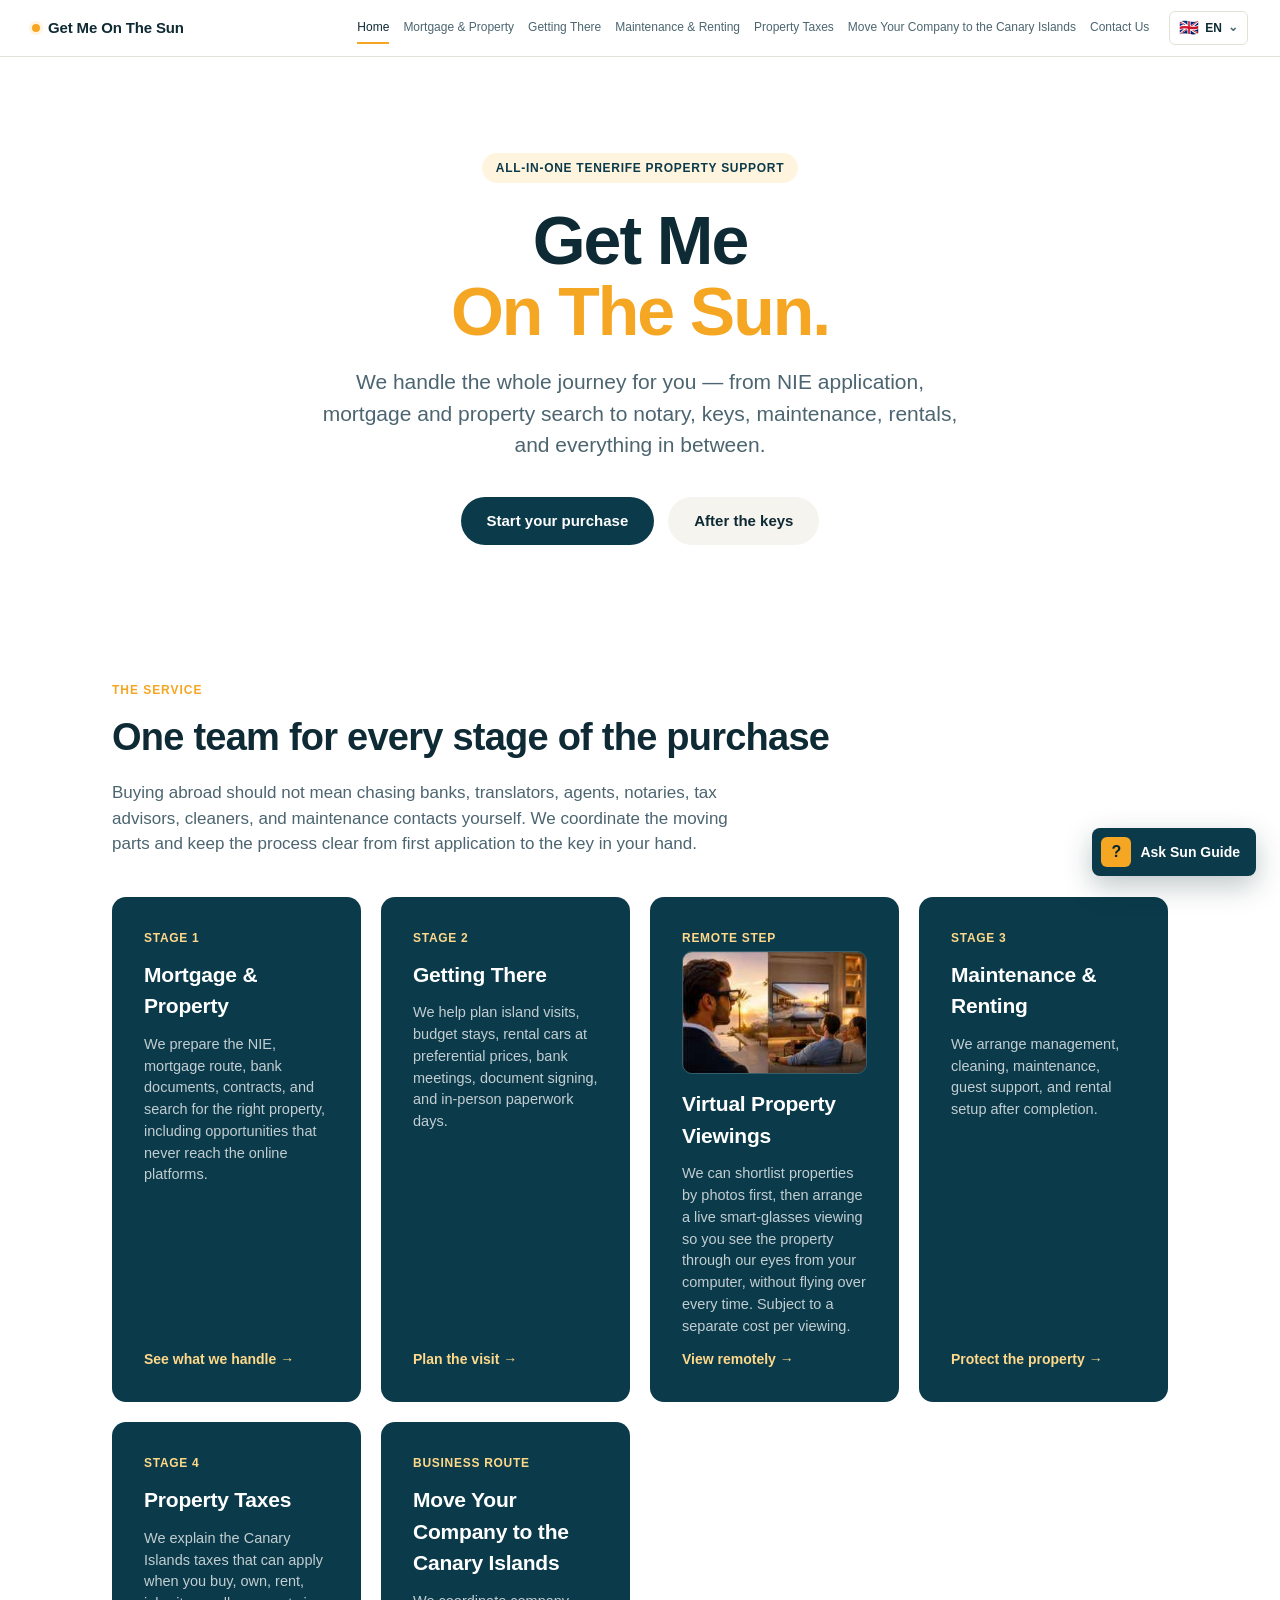
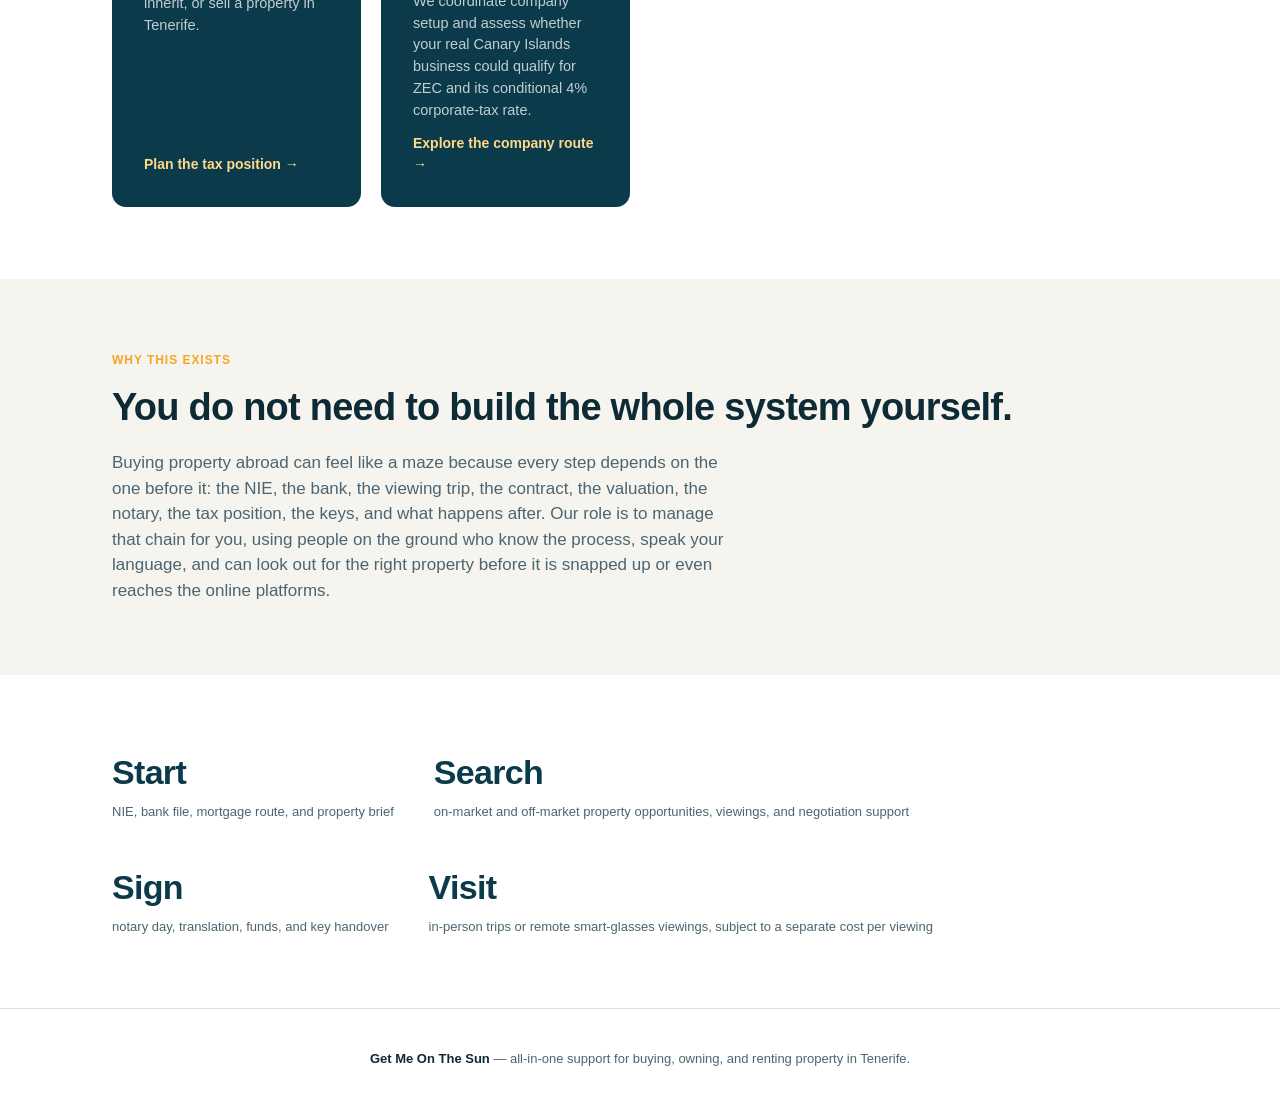
<file: index.html>
<!DOCTYPE html>
<html lang="en">
<head>
<meta charset="UTF-8">
<meta name="viewport" content="width=device-width, initial-scale=1.0">
<title>Get Me On The Sun — Your All-In-One Tenerife Property Service</title>
<meta name="description" content="An all-in-one service for buying property in Tenerife: NIE, mortgage, property search, tax structure, notary, keys, maintenance, and rentals.">
<link rel="stylesheet" href="style.css">
</head>
<body>

<nav class="nav">
  <div class="nav-inner">
    <a href="index.html" class="nav-brand"><span class="dot"></span>Get Me On The Sun</a>
    <button class="nav-toggle" aria-label="Menu">&#9776;</button>
    <div class="nav-links">
      <a href="index.html" class="active">Home</a>
      <a href="mortgage-property.html">Mortgage &amp; Property</a>
      <a href="getting-there.html">Getting There</a>
      <a href="maintenance-renting.html">Maintenance &amp; Renting</a>
      <a href="tax-savings.html">Property Taxes</a>
      <a href="move-company.html">Move Your Company to the Canary Islands</a>
      <a href="contact.html">Contact Us</a>
    </div>
  </div>
</nav>

<header class="hero">
  <div class="wrap">
    <div class="eyebrow">All-in-one Tenerife property support</div>
    <h1 data-no-i18n>Get Me<br><span class="accent">On The Sun.</span></h1>
    <p class="lede">We handle the whole journey for you — from NIE application, mortgage and property search to notary, keys, maintenance, rentals, and everything in between.</p>
    <div class="cta-row">
      <a href="mortgage-property.html" class="btn btn-primary">Start your purchase</a>
      <a href="maintenance-renting.html" class="btn btn-ghost">After the keys</a>
    </div>
  </div>
</header>

<section>
  <div class="wrap">
    <p class="section-kicker">The Service</p>
    <h2 class="section-title">One team for every stage of the purchase</h2>
    <p class="section-intro">Buying abroad should not mean chasing banks, translators, agents, notaries, tax advisors, cleaners, and maintenance contacts yourself. We coordinate the moving parts and keep the process clear from first application to the key in your hand.</p>

    <div class="grid grid-4">
      <a href="mortgage-property.html" class="topic-card">
        <span class="stage">Stage 1</span>
        <h3>Mortgage &amp; Property</h3>
        <p>We prepare the NIE, mortgage route, bank documents, contracts, and search for the right property, including opportunities that never reach the online platforms.</p>
        <span class="go">See what we handle →</span>
      </a>
      <a href="getting-there.html" class="topic-card">
        <span class="stage">Stage 2</span>
        <h3>Getting There</h3>
        <p>We help plan island visits, budget stays, rental cars at preferential prices, bank meetings, document signing, and in-person paperwork days.</p>
        <span class="go">Plan the visit →</span>
      </a>
      <a href="getting-there.html" class="topic-card">
        <span class="stage">Remote Step</span>
        <img class="topic-card-image" src="assets/virtual-property-viewing.svg" alt="A remote property viewing through smart glasses at sunset">
        <h3>Virtual Property Viewings</h3>
        <p>We can shortlist properties by photos first, then arrange a live smart-glasses viewing so you see the property through our eyes from your computer, without flying over every time. Subject to a separate cost per viewing.</p>
        <span class="go">View remotely →</span>
      </a>
      <a href="maintenance-renting.html" class="topic-card">
        <span class="stage">Stage 3</span>
        <h3>Maintenance &amp; Renting</h3>
        <p>We arrange management, cleaning, maintenance, guest support, and rental setup after completion.</p>
        <span class="go">Protect the property →</span>
      </a>
      <a href="tax-savings.html" class="topic-card">
        <span class="stage">Stage 4</span>
        <h3>Property Taxes</h3>
        <p>We explain the Canary Islands taxes that can apply when you buy, own, rent, inherit, or sell a property in Tenerife.</p>
        <span class="go">Plan the tax position →</span>
      </a>
      <a href="move-company.html" class="topic-card">
        <span class="stage">Business Route</span>
        <h3>Move Your Company to the Canary Islands</h3>
        <p>We coordinate company setup and assess whether your real Canary Islands business could qualify for ZEC and its conditional 4% corporate-tax rate.</p>
        <span class="go">Explore the company route →</span>
      </a>
    </div>
  </div>
</section>

<section class="section-alt">
  <div class="wrap">
    <p class="section-kicker">Why This Exists</p>
    <h2 class="section-title">You do not need to build the whole system yourself.</h2>
    <p class="section-intro" style="margin-bottom:0;">Buying property abroad can feel like a maze because every step depends on the one before it: the NIE, the bank, the viewing trip, the contract, the valuation, the notary, the tax position, the keys, and what happens after. Our role is to manage that chain for you, using people on the ground who know the process, speak your language, and can look out for the right property before it is snapped up or even reaches the online platforms.</p>
  </div>
</section>

<section>
  <div class="wrap">
    <div class="stats">
      <div class="stat"><div class="num">Start</div><div class="label">NIE, bank file, mortgage route, and property brief</div></div>
      <div class="stat"><div class="num">Search</div><div class="label">on-market and off-market property opportunities, viewings, and negotiation support</div></div>
      <div class="stat"><div class="num">Sign</div><div class="label">notary day, translation, funds, and key handover</div></div>
      <div class="stat"><div class="num">Visit</div><div class="label">in-person trips or remote smart-glasses viewings, subject to a separate cost per viewing</div></div>
    </div>
  </div>
</section>

<footer>
  <div class="wrap">
    <span class="brand">Get Me On The Sun</span> — all-in-one support for buying, owning, and renting property in Tenerife.
  </div>
</footer>

<script src="translations.js?v=20261030-contact"></script>
<script src="i18n.js?v=20260926-tax-split"></script>
<script src="script.js?v=20261030-contact"></script>
<script src="assistant.js?v=20261030-contact"></script>
</body>
</html>
</file>
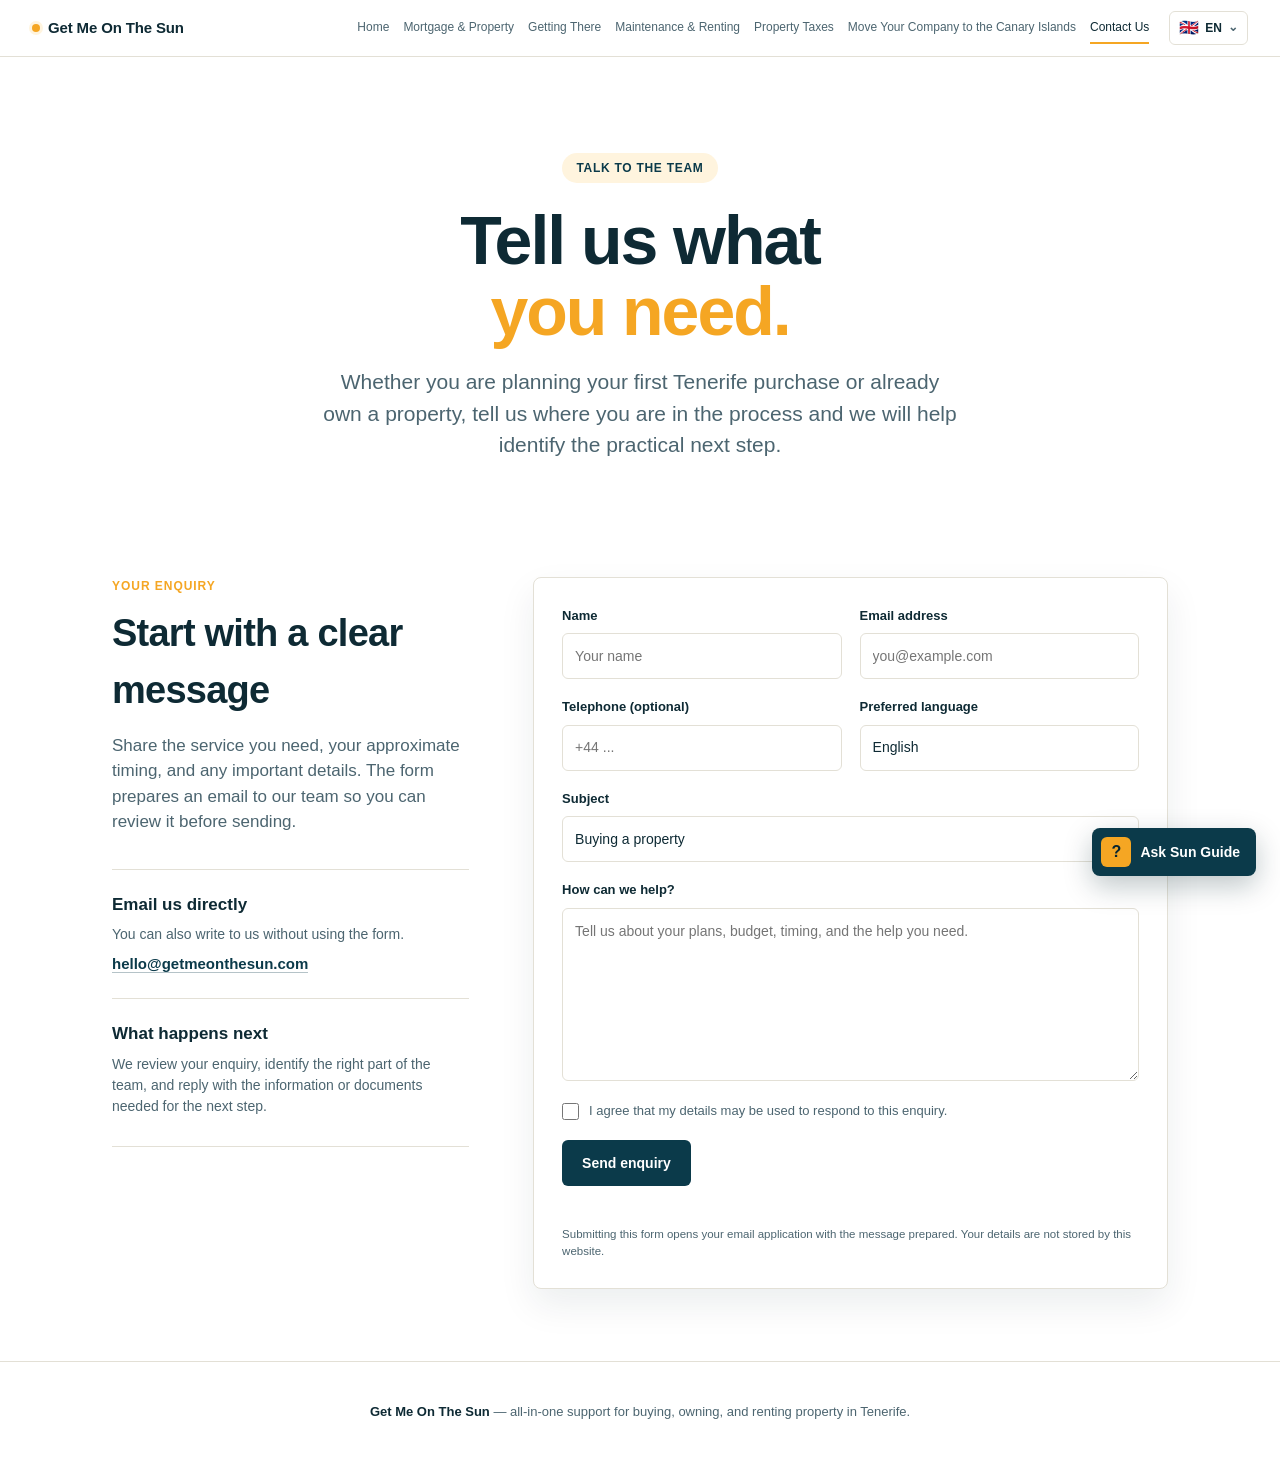
<file: contact.html>
<!DOCTYPE html>
<html lang="en">
<head>
<meta charset="UTF-8">
<meta name="viewport" content="width=device-width, initial-scale=1.0">
<title>Contact Us — Get Me On The Sun</title>
<meta name="description" content="Contact Get Me On The Sun for coordinated help with buying, financing, owning, renting, or managing a property in Tenerife.">
<link rel="stylesheet" href="style.css">
</head>
<body>

<nav class="nav">
  <div class="nav-inner">
    <a href="index.html" class="nav-brand"><span class="dot"></span>Get Me On The Sun</a>
    <button class="nav-toggle" aria-label="Menu">&#9776;</button>
    <div class="nav-links">
      <a href="index.html">Home</a>
      <a href="mortgage-property.html">Mortgage &amp; Property</a>
      <a href="getting-there.html">Getting There</a>
      <a href="maintenance-renting.html">Maintenance &amp; Renting</a>
      <a href="tax-savings.html">Property Taxes</a>
      <a href="move-company.html">Move Your Company to the Canary Islands</a>
      <a href="contact.html" class="active">Contact Us</a>
    </div>
  </div>
</nav>

<header class="hero contact-hero">
  <div class="wrap">
    <div class="eyebrow">Talk to the team</div>
    <h1>Tell us what<br><span class="accent">you need.</span></h1>
    <p class="lede">Whether you are planning your first Tenerife purchase or already own a property, tell us where you are in the process and we will help identify the practical next step.</p>
  </div>
</header>

<main>
  <section class="contact-section">
    <div class="wrap contact-layout">
      <div class="contact-copy">
        <p class="section-kicker">Your Enquiry</p>
        <h2 class="section-title">Start with a clear message</h2>
        <p class="section-intro">Share the service you need, your approximate timing, and any important details. The form prepares an email to our team so you can review it before sending.</p>

        <div class="contact-direct">
          <h3>Email us directly</h3>
          <p>You can also write to us without using the form.</p>
          <a href="mailto:hello@getmeonthesun.com">hello@getmeonthesun.com</a>
        </div>

        <div class="contact-direct">
          <h3>What happens next</h3>
          <p>We review your enquiry, identify the right part of the team, and reply with the information or documents needed for the next step.</p>
        </div>
      </div>

      <form class="contact-form" data-contact-form>
        <div class="contact-fields">
          <div class="field">
            <label for="contact-name">Name</label>
            <input id="contact-name" name="name" type="text" autocomplete="name" placeholder="Your name" required>
          </div>
          <div class="field">
            <label for="contact-email">Email address</label>
            <input id="contact-email" name="email" type="email" autocomplete="email" placeholder="you@example.com" required>
          </div>
          <div class="field">
            <label for="contact-phone">Telephone (optional)</label>
            <input id="contact-phone" name="phone" type="tel" autocomplete="tel" placeholder="+44 ...">
          </div>
          <div class="field">
            <label for="contact-language">Preferred language</label>
            <select id="contact-language" name="language">
              <option>English</option>
              <option>Spanish</option>
              <option>Russian</option>
              <option>Bulgarian</option>
            </select>
          </div>
          <div class="field contact-wide">
            <label for="contact-subject">Subject</label>
            <select id="contact-subject" name="subject" required>
              <option value="Buying a property">Buying a property</option>
              <option value="Mortgage and affordability">Mortgage and affordability</option>
              <option value="NIE and residency documents">NIE and residency documents</option>
              <option value="Virtual property viewing">Virtual property viewing</option>
              <option value="Property management and renting">Property management and renting</option>
              <option value="Property taxes">Property taxes</option>
              <option value="Moving a company to the Canary Islands">Moving a company to the Canary Islands</option>
              <option value="Something else">Something else</option>
            </select>
          </div>
          <div class="field contact-wide">
            <label for="contact-message">How can we help?</label>
            <textarea id="contact-message" name="message" rows="7" placeholder="Tell us about your plans, budget, timing, and the help you need." required></textarea>
          </div>
        </div>

        <label class="contact-consent">
          <input type="checkbox" name="consent" required>
          <span>I agree that my details may be used to respond to this enquiry.</span>
        </label>

        <button class="contact-submit" type="submit">Send enquiry</button>
        <p class="contact-status" data-contact-status aria-live="polite"></p>
        <p class="contact-privacy">Submitting this form opens your email application with the message prepared. Your details are not stored by this website.</p>
      </form>
    </div>
  </section>
</main>

<footer>
  <div class="wrap">
    <span class="brand">Get Me On The Sun</span> — all-in-one support for buying, owning, and renting property in Tenerife.
  </div>
</footer>

<script src="translations.js?v=20261030-contact"></script>
<script src="i18n.js?v=20260926-tax-split"></script>
<script src="script.js?v=20261030-contact"></script>
<script src="assistant.js?v=20261030-contact"></script>
</body>
</html>
</file>
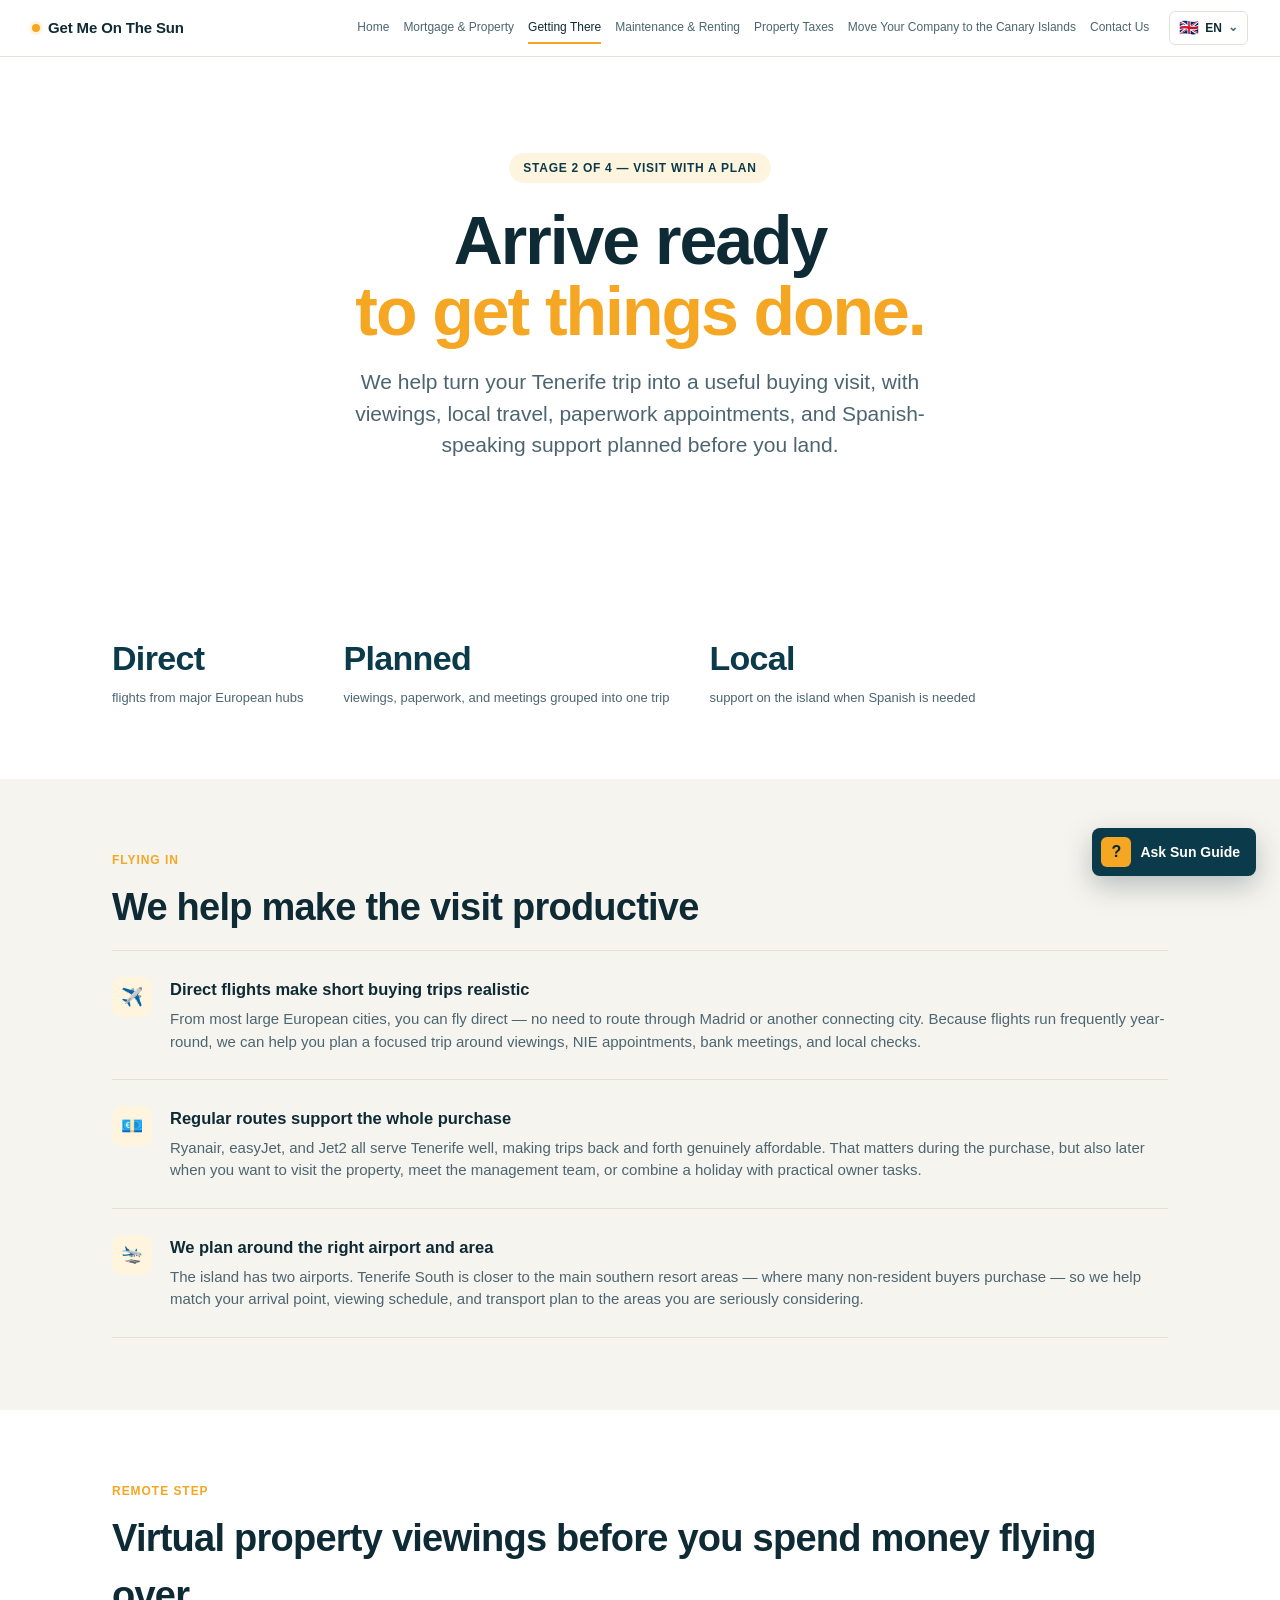
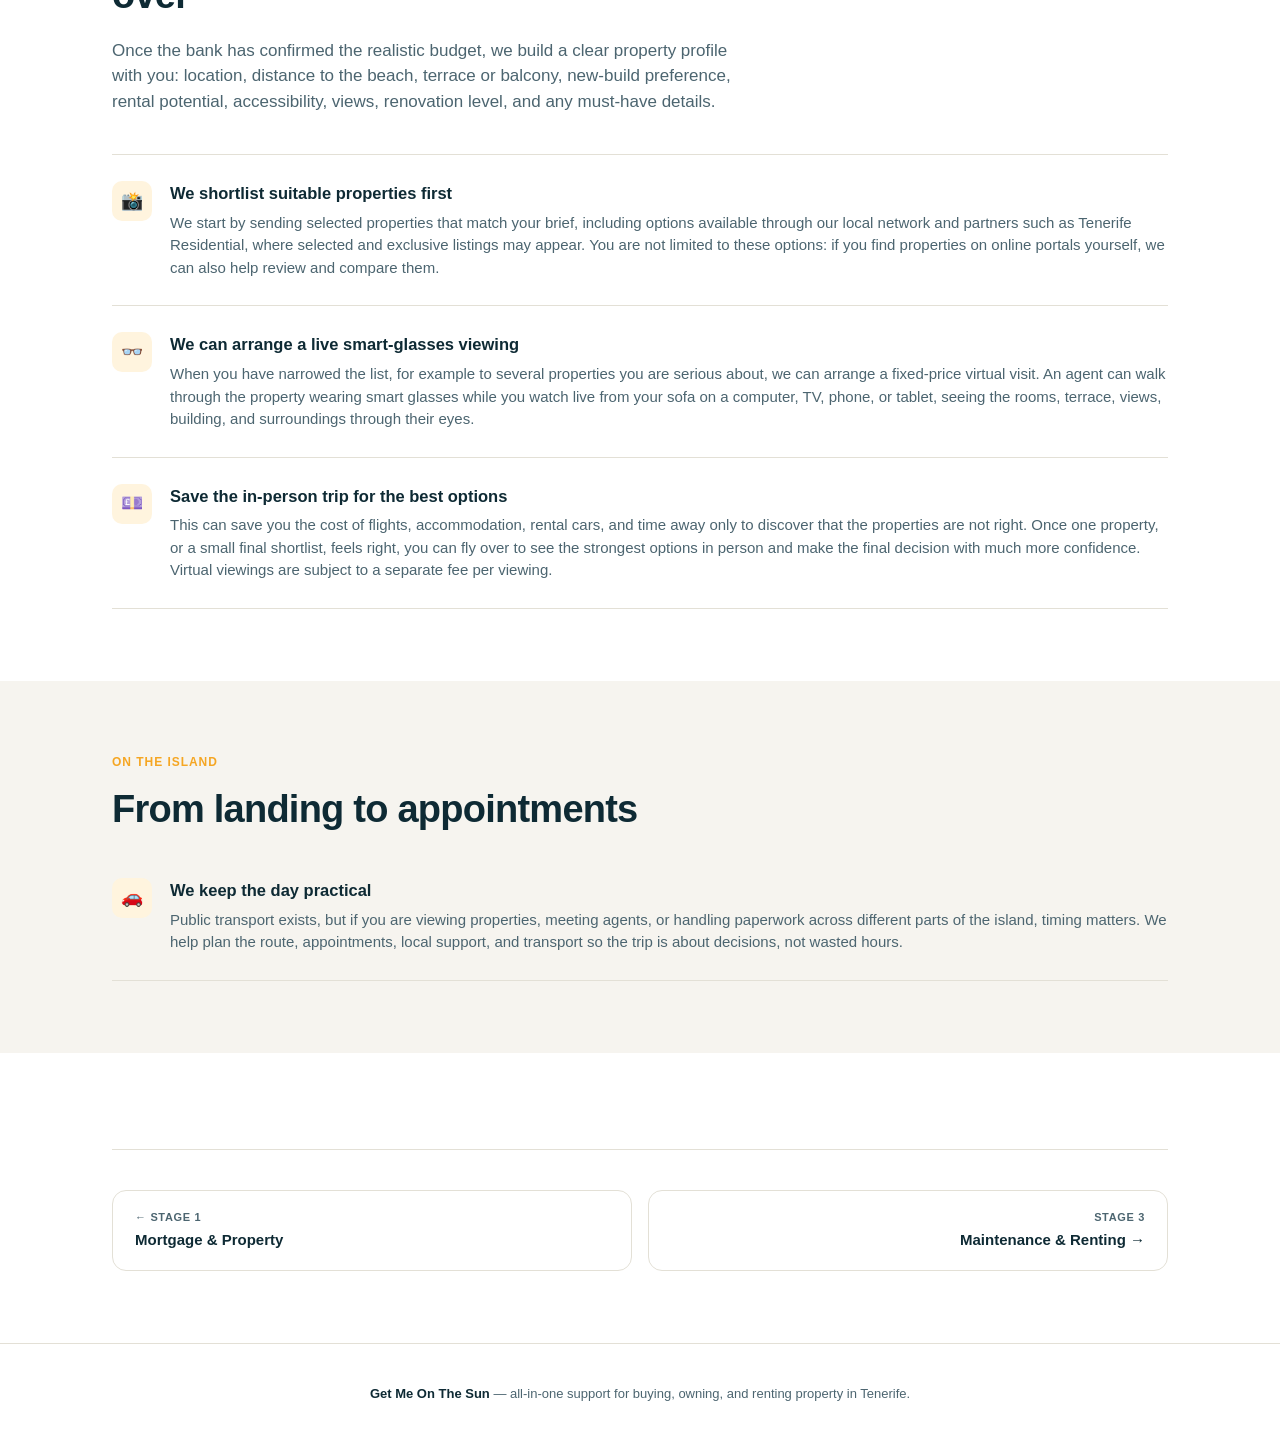
<file: getting-there.html>
<!DOCTYPE html>
<html lang="en">
<head>
<meta charset="UTF-8">
<meta name="viewport" content="width=device-width, initial-scale=1.0">
<title>Getting There — Get Me On The Sun</title>
<meta name="description" content="We help plan your Tenerife property visit: flights, airport choice, viewings, local transport, appointments, and on-island support.">
<link rel="stylesheet" href="style.css">
</head>
<body>

<nav class="nav">
  <div class="nav-inner">
    <a href="index.html" class="nav-brand"><span class="dot"></span>Get Me On The Sun</a>
    <button class="nav-toggle" aria-label="Menu">&#9776;</button>
    <div class="nav-links">
      <a href="index.html">Home</a>
      <a href="mortgage-property.html">Mortgage &amp; Property</a>
      <a href="getting-there.html" class="active">Getting There</a>
      <a href="maintenance-renting.html">Maintenance &amp; Renting</a>
      <a href="tax-savings.html">Property Taxes</a>
      <a href="move-company.html">Move Your Company to the Canary Islands</a>
      <a href="contact.html">Contact Us</a>
    </div>
  </div>
</nav>

<header class="hero">
  <div class="wrap">
    <div class="eyebrow">Stage 2 of 4 — visit with a plan</div>
    <h1>Arrive ready<br><span class="accent">to get things done.</span></h1>
    <p class="lede">We help turn your Tenerife trip into a useful buying visit, with viewings, local travel, paperwork appointments, and Spanish-speaking support planned before you land.</p>
  </div>
</header>

<section>
  <div class="wrap">
    <div class="stats">
      <div class="stat"><div class="num">Direct</div><div class="label">flights from major European hubs</div></div>
      <div class="stat"><div class="num">Planned</div><div class="label">viewings, paperwork, and meetings grouped into one trip</div></div>
      <div class="stat"><div class="num">Local</div><div class="label">support on the island when Spanish is needed</div></div>
    </div>
  </div>
</section>

<section class="section-alt">
  <div class="wrap">
    <p class="section-kicker">Flying In</p>
    <h2 class="section-title">We help make the visit productive</h2>

    <div class="lesson">
      <div class="lesson-icon">✈️</div>
      <div>
        <h4>Direct flights make short buying trips realistic</h4>
        <p>From most large European cities, you can fly direct — no need to route through Madrid or another connecting city. Because flights run frequently year-round, we can help you plan a focused trip around viewings, NIE appointments, bank meetings, and local checks.</p>
      </div>
    </div>

    <div class="lesson">
      <div class="lesson-icon">💶</div>
      <div>
        <h4>Regular routes support the whole purchase</h4>
        <p>Ryanair, easyJet, and Jet2 all serve Tenerife well, making trips back and forth genuinely affordable. That matters during the purchase, but also later when you want to visit the property, meet the management team, or combine a holiday with practical owner tasks.</p>
      </div>
    </div>

    <div class="lesson">
      <div class="lesson-icon">🛬</div>
      <div>
        <h4>We plan around the right airport and area</h4>
        <p>The island has two airports. Tenerife South is closer to the main southern resort areas — where many non-resident buyers purchase — so we help match your arrival point, viewing schedule, and transport plan to the areas you are seriously considering.</p>
      </div>
    </div>
  </div>
</section>

<section>
  <div class="wrap">
    <p class="section-kicker">Remote Step</p>
    <h2 class="section-title">Virtual property viewings before you spend money flying over</h2>
    <p class="section-intro">Once the bank has confirmed the realistic budget, we build a clear property profile with you: location, distance to the beach, terrace or balcony, new-build preference, rental potential, accessibility, views, renovation level, and any must-have details.</p>

    <div class="lesson">
      <div class="lesson-icon">📸</div>
      <div>
        <h4>We shortlist suitable properties first</h4>
        <p>We start by sending selected properties that match your brief, including options available through our local network and partners such as <a href="https://www.teneriferesidential.com/" target="_blank" rel="noopener">Tenerife Residential</a>, where selected and exclusive listings may appear. You are not limited to these options: if you find properties on online portals yourself, we can also help review and compare them.</p>
      </div>
    </div>

    <div class="lesson">
      <div class="lesson-icon">👓</div>
      <div>
        <h4>We can arrange a live smart-glasses viewing</h4>
        <p>When you have narrowed the list, for example to several properties you are serious about, we can arrange a fixed-price virtual visit. An agent can walk through the property wearing smart glasses while you watch live from your sofa on a computer, TV, phone, or tablet, seeing the rooms, terrace, views, building, and surroundings through their eyes.</p>
      </div>
    </div>

    <div class="lesson">
      <div class="lesson-icon">💷</div>
      <div>
        <h4>Save the in-person trip for the best options</h4>
        <p>This can save you the cost of flights, accommodation, rental cars, and time away only to discover that the properties are not right. Once one property, or a small final shortlist, feels right, you can fly over to see the strongest options in person and make the final decision with much more confidence. Virtual viewings are subject to a separate fee per viewing.</p>
      </div>
    </div>
  </div>
</section>

<section class="section-alt">
  <div class="wrap">
    <p class="section-kicker">On The Island</p>
    <h2 class="section-title">From landing to appointments</h2>
    <div class="lesson" style="border-top:none;">
      <div class="lesson-icon">🚗</div>
      <div>
        <h4>We keep the day practical</h4>
        <p>Public transport exists, but if you are viewing properties, meeting agents, or handling paperwork across different parts of the island, timing matters. We help plan the route, appointments, local support, and transport so the trip is about decisions, not wasted hours.</p>
      </div>
    </div>
  </div>
</section>

<section>
  <div class="wrap">
    <div class="pagenav">
      <a href="mortgage-property.html">
        <div class="dir">← Stage 1</div>
        <div class="title">Mortgage &amp; Property</div>
      </a>
      <a href="maintenance-renting.html" class="next">
        <div class="dir">Stage 3</div>
        <div class="title">Maintenance &amp; Renting →</div>
      </a>
    </div>
  </div>
</section>

<footer>
  <div class="wrap">
    <span class="brand">Get Me On The Sun</span> — all-in-one support for buying, owning, and renting property in Tenerife.
  </div>
</footer>

<script src="translations.js?v=20261030-contact"></script>
<script src="i18n.js?v=20260926-tax-split"></script>
<script src="script.js?v=20261030-contact"></script>
<script src="assistant.js?v=20261030-contact"></script>
</body>
</html>
</file>
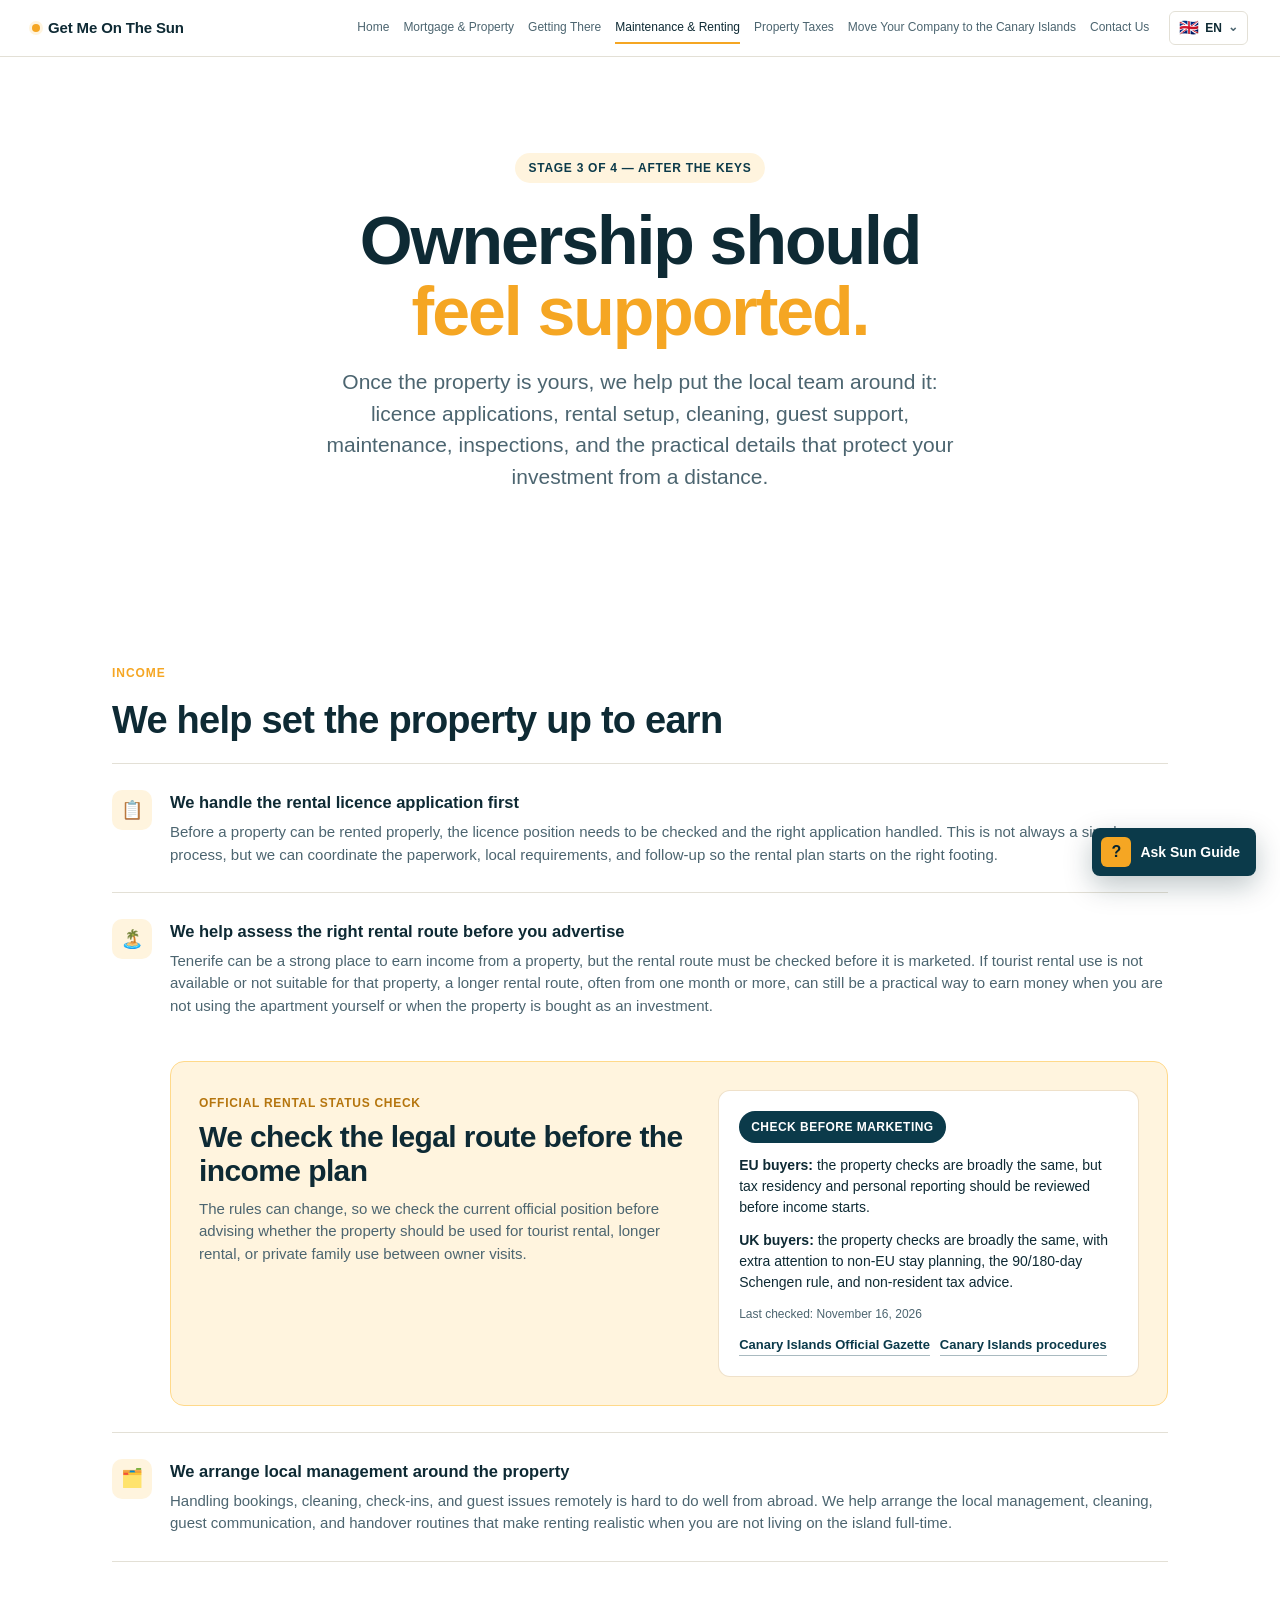
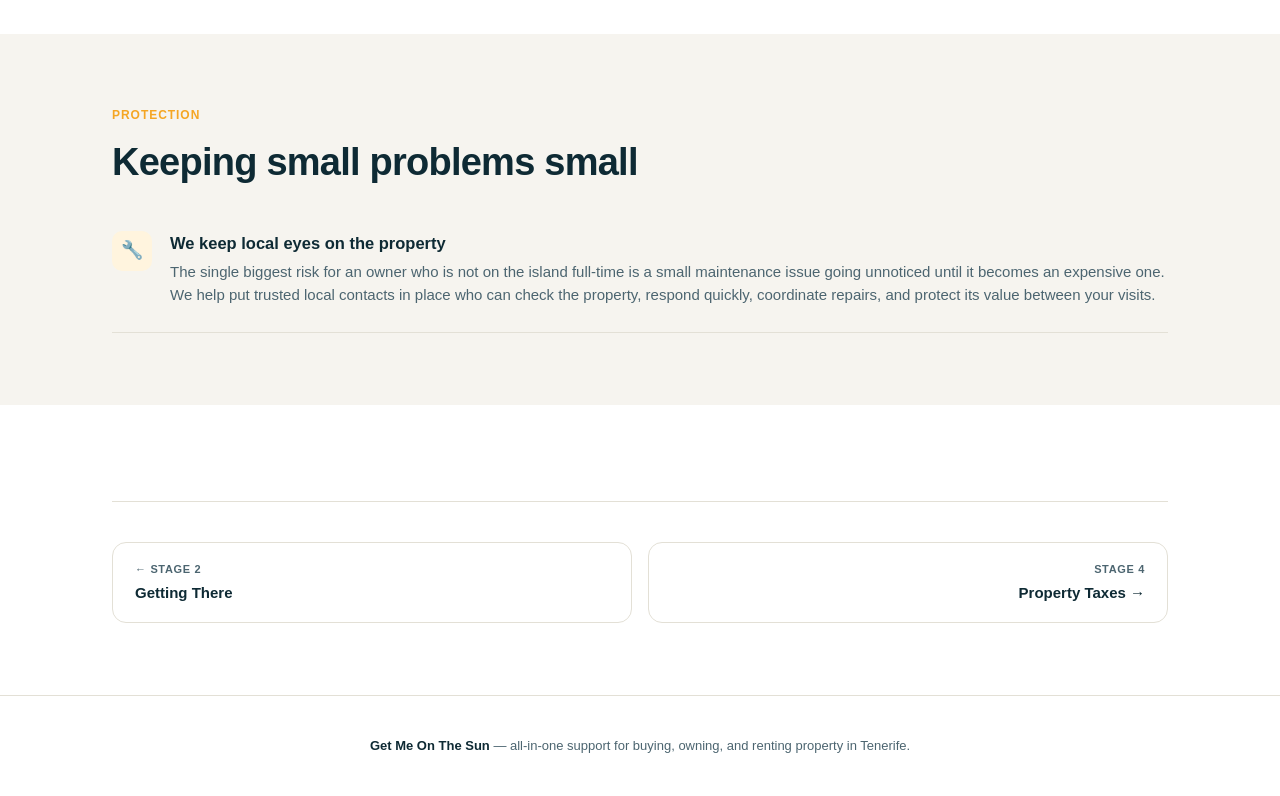
<file: maintenance-renting.html>
<!DOCTYPE html>
<html lang="en">
<head>
<meta charset="UTF-8">
<meta name="viewport" content="width=device-width, initial-scale=1.0">
<title>Maintenance &amp; Renting — Get Me On The Sun</title>
<meta name="description" content="After you get the keys, we help arrange Tenerife property management, rentals, cleaning, guest support, maintenance, and local care.">
<link rel="stylesheet" href="style.css">
</head>
<body>

<nav class="nav">
  <div class="nav-inner">
    <a href="index.html" class="nav-brand"><span class="dot"></span>Get Me On The Sun</a>
    <button class="nav-toggle" aria-label="Menu">&#9776;</button>
    <div class="nav-links">
      <a href="index.html">Home</a>
      <a href="mortgage-property.html">Mortgage &amp; Property</a>
      <a href="getting-there.html">Getting There</a>
      <a href="maintenance-renting.html" class="active">Maintenance &amp; Renting</a>
      <a href="tax-savings.html">Property Taxes</a>
      <a href="move-company.html">Move Your Company to the Canary Islands</a>
      <a href="contact.html">Contact Us</a>
    </div>
  </div>
</nav>

<header class="hero">
  <div class="wrap">
    <div class="eyebrow">Stage 3 of 4 — after the keys</div>
    <h1>Ownership should<br><span class="accent">feel supported.</span></h1>
    <p class="lede">Once the property is yours, we help put the local team around it: licence applications, rental setup, cleaning, guest support, maintenance, inspections, and the practical details that protect your investment from a distance.</p>
  </div>
</header>

<section>
  <div class="wrap">
    <p class="section-kicker">Income</p>
    <h2 class="section-title">We help set the property up to earn</h2>

    <div class="lesson">
      <div class="lesson-icon">📋</div>
      <div>
        <h4>We handle the rental licence application first</h4>
        <p>Before a property can be rented properly, the licence position needs to be checked and the right application handled. This is not always a simple process, but we can coordinate the paperwork, local requirements, and follow-up so the rental plan starts on the right footing.</p>
      </div>
    </div>

    <div class="lesson">
      <div class="lesson-icon">🏝️</div>
      <div>
        <h4>We help assess the right rental route before you advertise</h4>
        <p>Tenerife can be a strong place to earn income from a property, but the rental route must be checked before it is marketed. If tourist rental use is not available or not suitable for that property, a longer rental route, often from one month or more, can still be a practical way to earn money when you are not using the apartment yourself or when the property is bought as an investment.</p>
      </div>
    </div>

    <div class="rental-status" data-rental-status>
      <div>
        <span class="status-label">Official rental status check</span>
        <h3 data-rental-status-title>We check the legal route before the income plan</h3>
        <p data-rental-status-copy>The rules can change, so we check the current official position before advising whether the property should be used for tourist rental, longer rental, or private family use between owner visits.</p>
      </div>
      <div class="status-panel">
        <div class="status-pill" data-rental-status-pill>Check before marketing</div>
        <p><strong>EU buyers:</strong> the property checks are broadly the same, but tax residency and personal reporting should be reviewed before income starts.</p>
        <p><strong>UK buyers:</strong> the property checks are broadly the same, with extra attention to non-EU stay planning, the 90/180-day Schengen rule, and non-resident tax advice.</p>
        <small data-rental-status-date>Last checked: 20 August 2026</small>
        <div class="status-links" data-rental-status-links>
          <a href="https://www.gobiernodecanarias.org/boc/" target="_blank" rel="noopener">Canary Islands Official Gazette</a>
          <a href="https://sede.gobiernodecanarias.org/sede/tramites/" target="_blank" rel="noopener">Canary Islands procedures</a>
        </div>
      </div>
    </div>

    <div class="lesson">
      <div class="lesson-icon">🗂️</div>
      <div>
        <h4>We arrange local management around the property</h4>
        <p>Handling bookings, cleaning, check-ins, and guest issues remotely is hard to do well from abroad. We help arrange the local management, cleaning, guest communication, and handover routines that make renting realistic when you are not living on the island full-time.</p>
      </div>
    </div>
  </div>
</section>

<section class="section-alt">
  <div class="wrap">
    <p class="section-kicker">Protection</p>
    <h2 class="section-title">Keeping small problems small</h2>

    <div class="lesson" style="border-top:none;">
      <div class="lesson-icon">🔧</div>
      <div>
        <h4>We keep local eyes on the property</h4>
        <p>The single biggest risk for an owner who is not on the island full-time is a small maintenance issue going unnoticed until it becomes an expensive one. We help put trusted local contacts in place who can check the property, respond quickly, coordinate repairs, and protect its value between your visits.</p>
      </div>
    </div>
  </div>
</section>

<section>
  <div class="wrap">
    <div class="pagenav">
      <a href="getting-there.html">
        <div class="dir">← Stage 2</div>
        <div class="title">Getting There</div>
      </a>
      <a href="tax-savings.html" class="next">
        <div class="dir">Stage 4</div>
        <div class="title">Property Taxes →</div>
      </a>
    </div>
  </div>
</section>

<footer>
  <div class="wrap">
    <span class="brand">Get Me On The Sun</span> — all-in-one support for buying, owning, and renting property in Tenerife.
  </div>
</footer>

<script src="translations.js?v=20261030-contact"></script>
<script src="i18n.js?v=20260926-tax-split"></script>
<script src="script.js?v=20261030-contact"></script>
<script src="assistant.js?v=20261030-contact"></script>
</body>
</html>
</file>
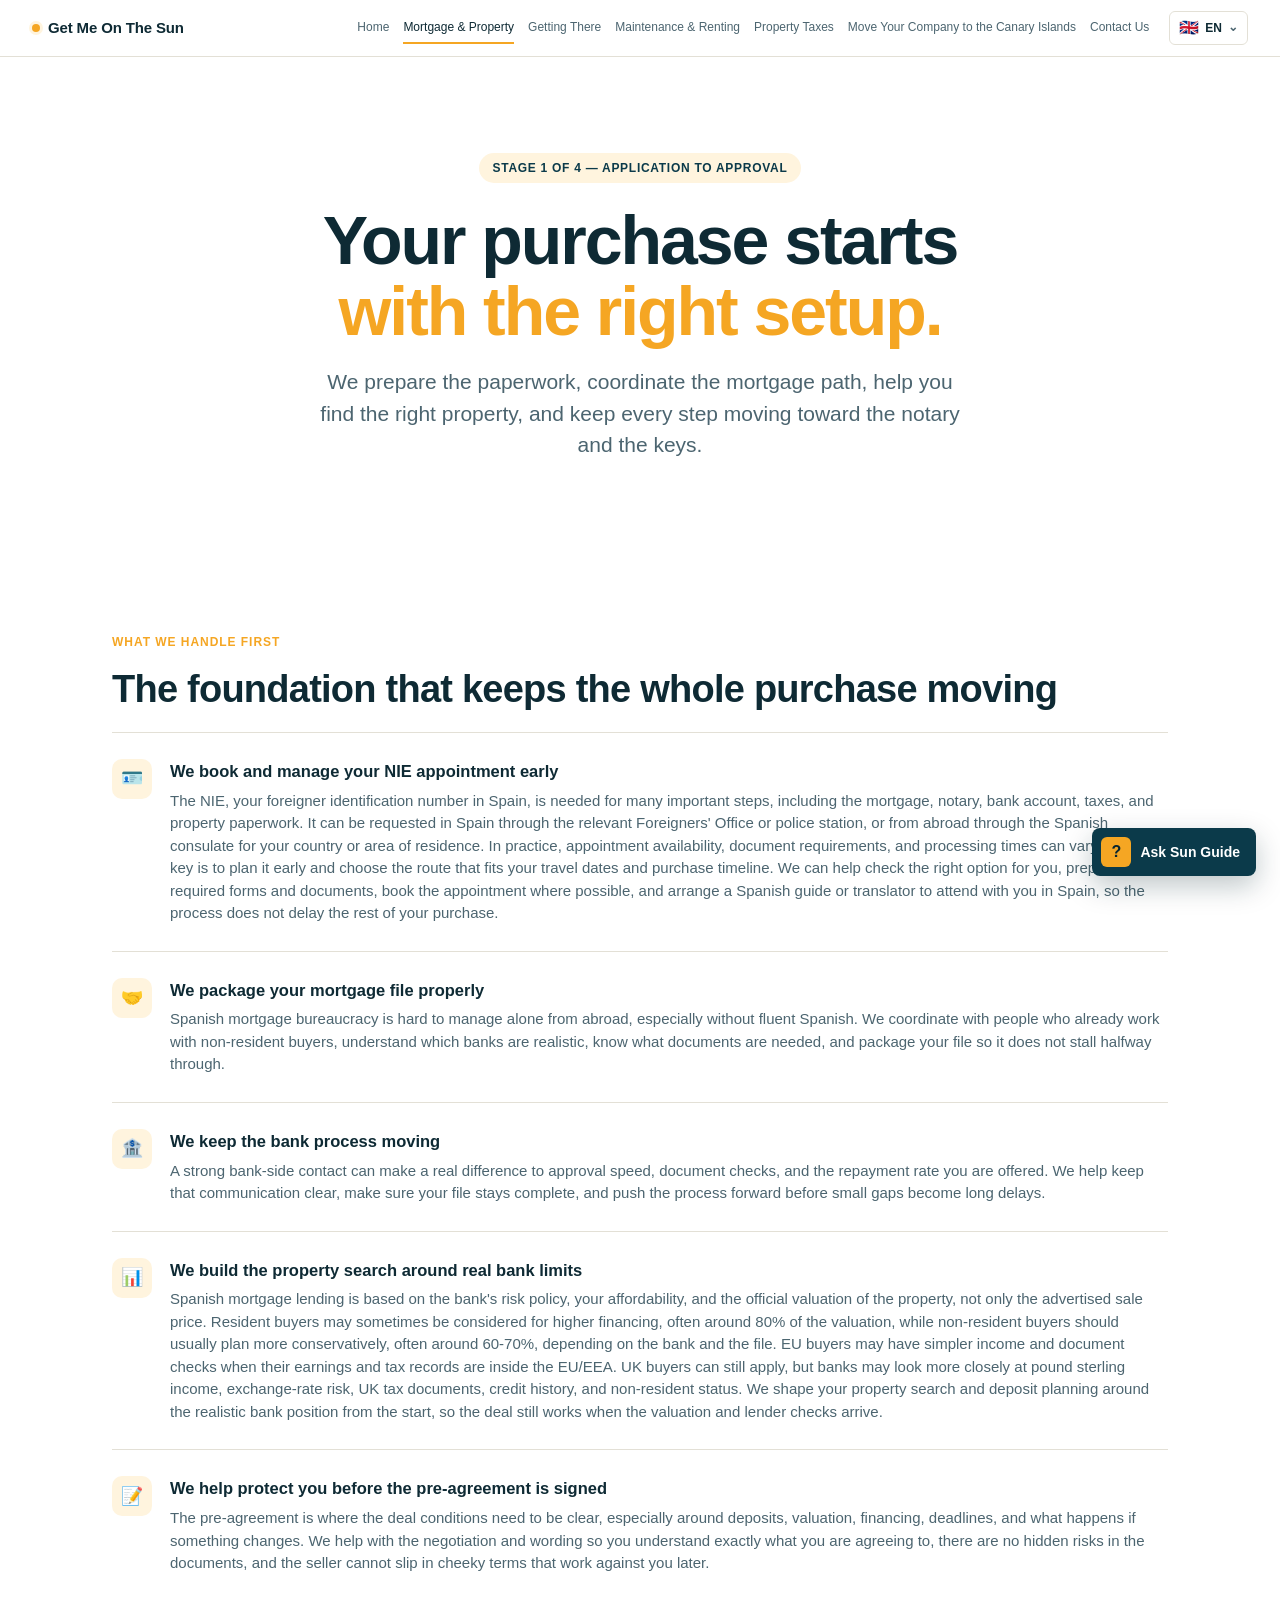
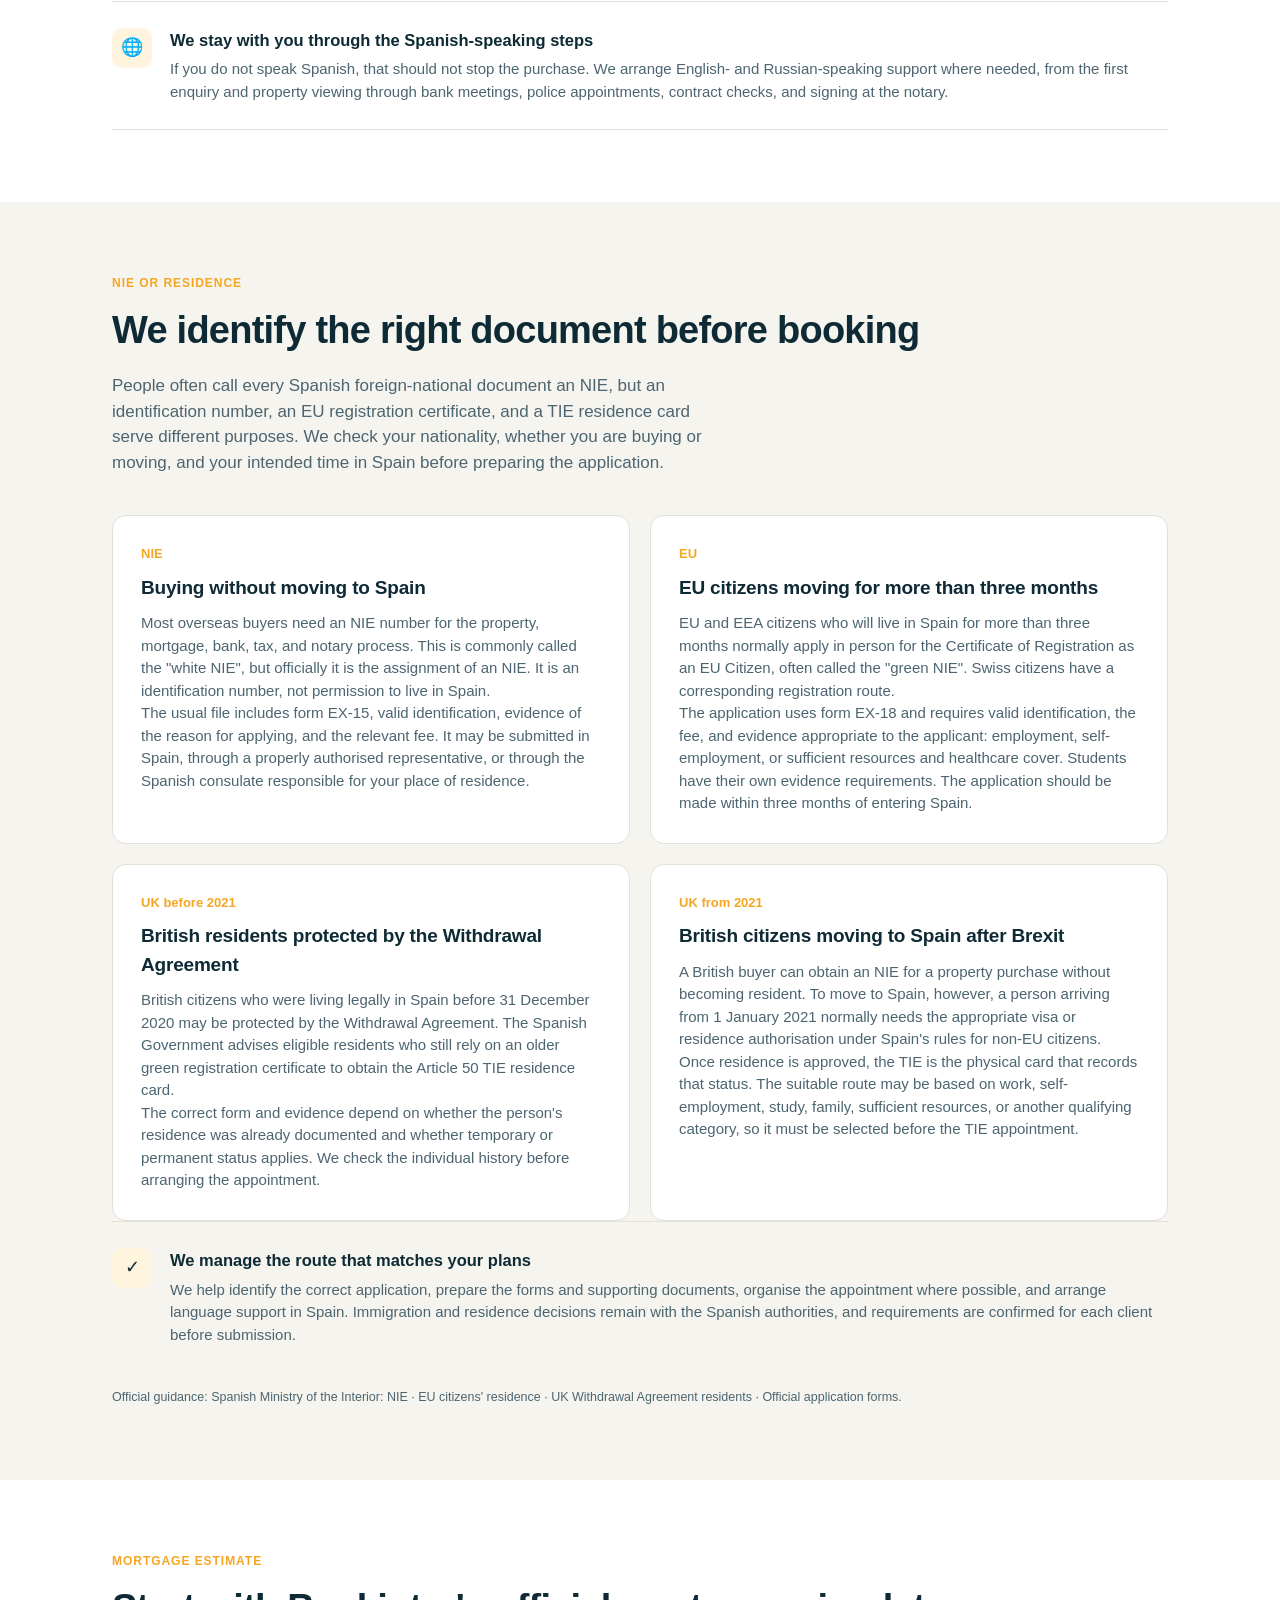
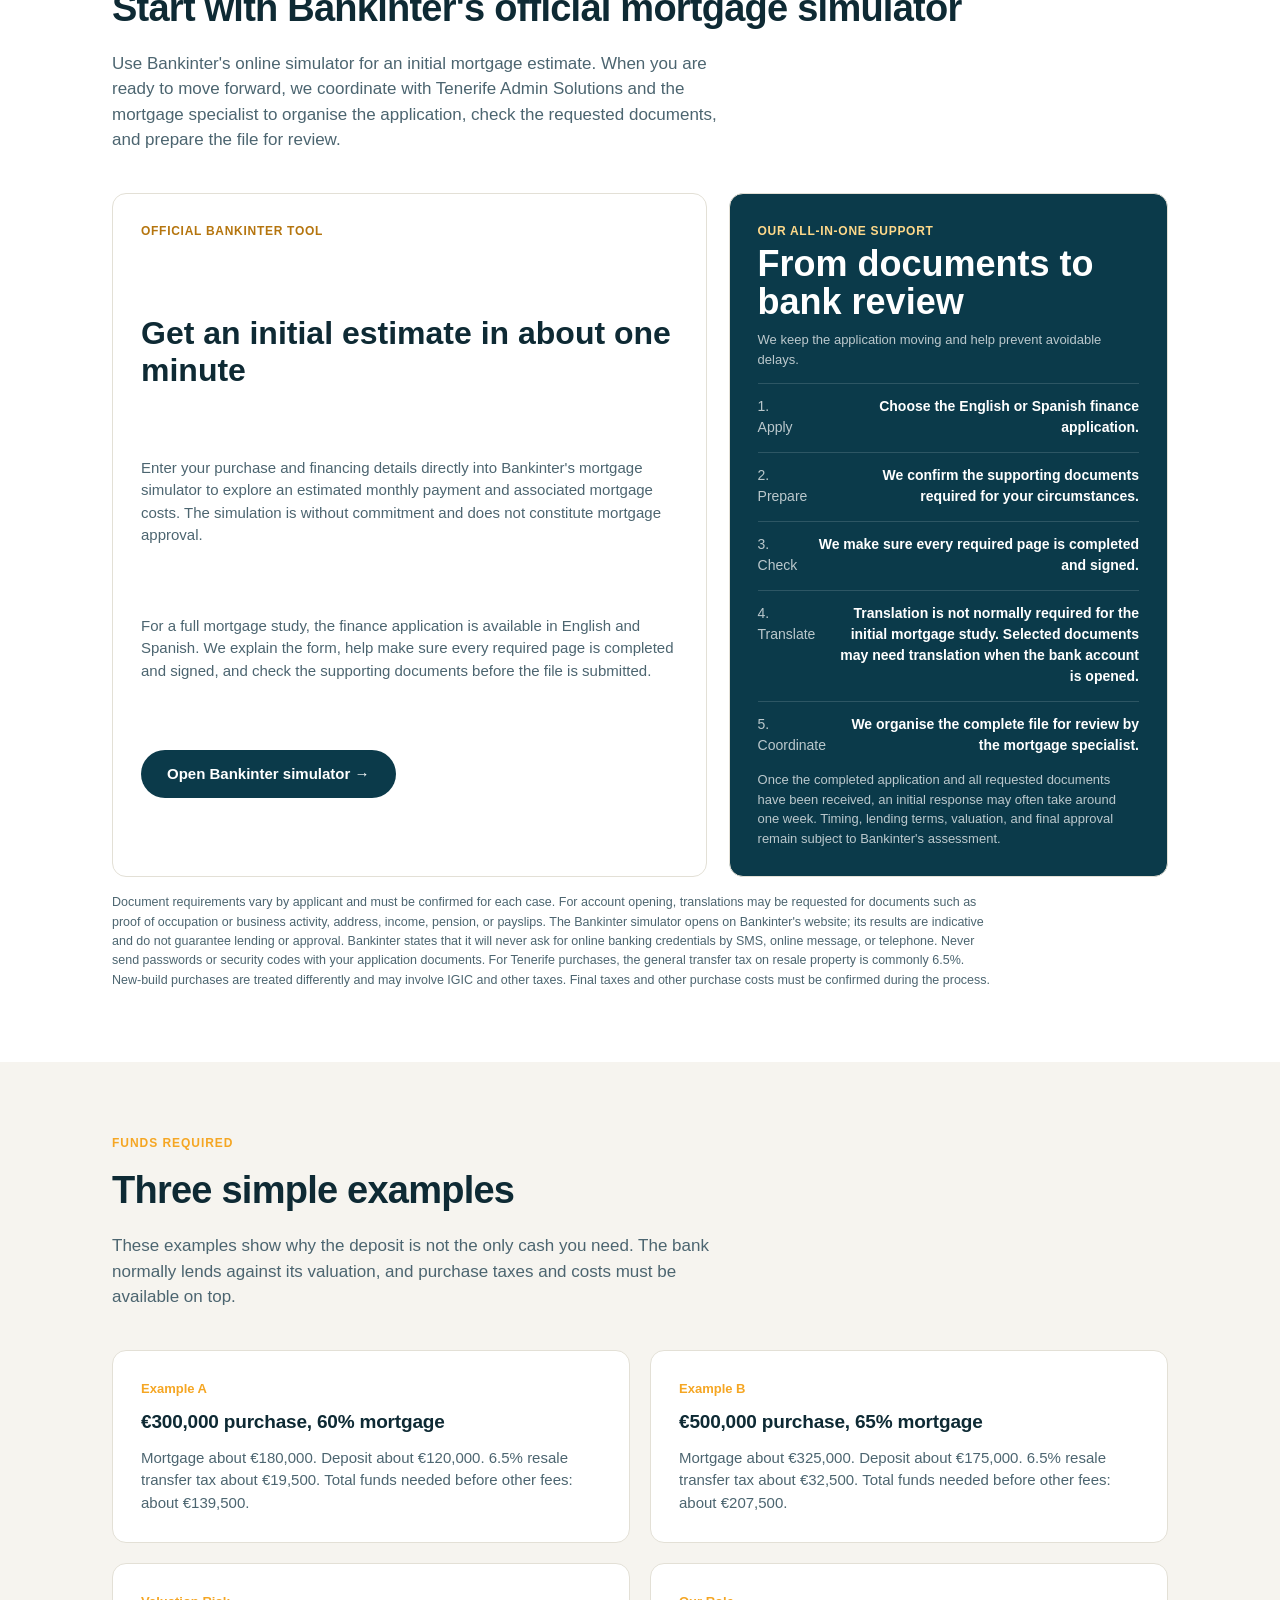
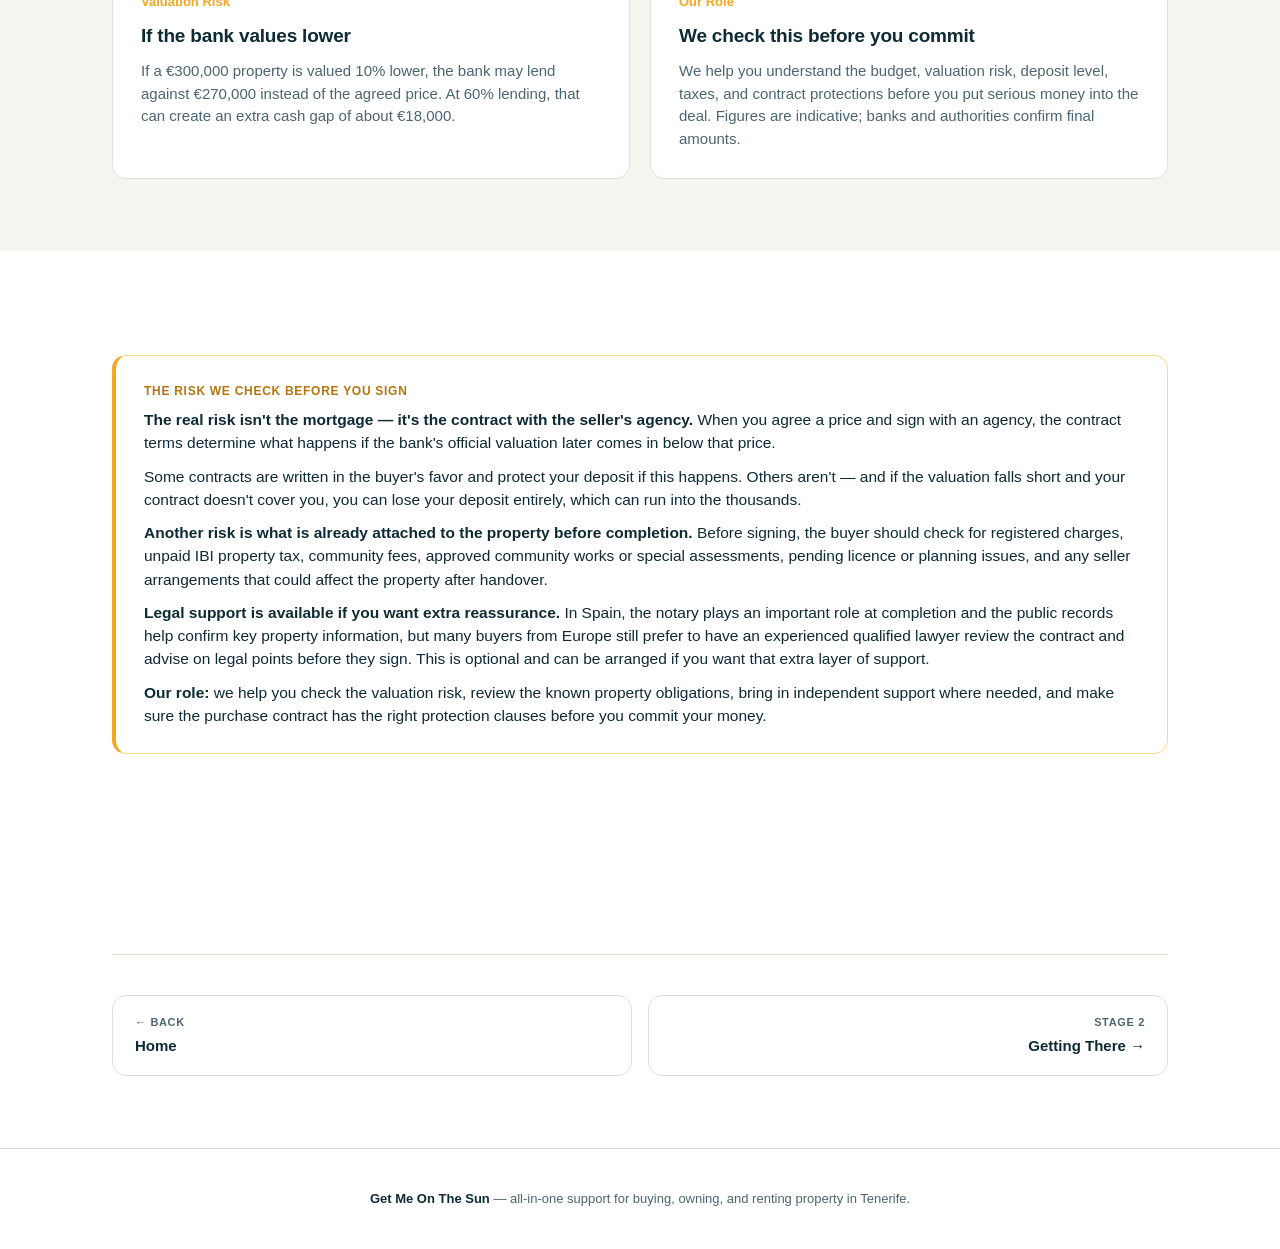
<file: mortgage-property.html>
<!DOCTYPE html>
<html lang="en">
<head>
<meta charset="UTF-8">
<meta name="viewport" content="width=device-width, initial-scale=1.0">
<title>Mortgage &amp; Property — Get Me On The Sun</title>
<meta name="description" content="All-in-one support for your Tenerife property purchase: NIE, mortgage, documents, property search, valuation, contract, notary, and keys.">
<link rel="stylesheet" href="style.css">
</head>
<body>

<nav class="nav">
  <div class="nav-inner">
    <a href="index.html" class="nav-brand"><span class="dot"></span>Get Me On The Sun</a>
    <button class="nav-toggle" aria-label="Menu">&#9776;</button>
    <div class="nav-links">
      <a href="index.html">Home</a>
      <a href="mortgage-property.html" class="active">Mortgage &amp; Property</a>
      <a href="getting-there.html">Getting There</a>
      <a href="maintenance-renting.html">Maintenance &amp; Renting</a>
      <a href="tax-savings.html">Property Taxes</a>
      <a href="move-company.html">Move Your Company to the Canary Islands</a>
      <a href="contact.html">Contact Us</a>
    </div>
  </div>
</nav>

<header class="hero">
  <div class="wrap">
    <div class="eyebrow">Stage 1 of 4 — application to approval</div>
    <h1>Your purchase starts<br><span class="accent">with the right setup.</span></h1>
    <p class="lede">We prepare the paperwork, coordinate the mortgage path, help you find the right property, and keep every step moving toward the notary and the keys.</p>
  </div>
</header>

<section>
  <div class="wrap">
    <p class="section-kicker">What We Handle First</p>
    <h2 class="section-title">The foundation that keeps the whole purchase moving</h2>

    <div class="lesson">
      <div class="lesson-icon">🪪</div>
      <div>
        <h4>We book and manage your NIE appointment early</h4>
        <p>The NIE, your foreigner identification number in Spain, is needed for many important steps, including the mortgage, notary, bank account, taxes, and property paperwork. It can be requested in Spain through the relevant Foreigners' Office or police station, or from abroad through the Spanish consulate for your country or area of residence. In practice, appointment availability, document requirements, and processing times can vary, so the key is to plan it early and choose the route that fits your travel dates and purchase timeline. We can help check the right option for you, prepare the required forms and documents, book the appointment where possible, and arrange a Spanish guide or translator to attend with you in Spain, so the process does not delay the rest of your purchase.</p>
      </div>
    </div>

    <div class="lesson">
      <div class="lesson-icon">🤝</div>
      <div>
        <h4>We package your mortgage file properly</h4>
        <p>Spanish mortgage bureaucracy is hard to manage alone from abroad, especially without fluent Spanish. We coordinate with people who already work with non-resident buyers, understand which banks are realistic, know what documents are needed, and package your file so it does not stall halfway through.</p>
      </div>
    </div>

    <div class="lesson">
      <div class="lesson-icon">🏦</div>
      <div>
        <h4>We keep the bank process moving</h4>
        <p>A strong bank-side contact can make a real difference to approval speed, document checks, and the repayment rate you are offered. We help keep that communication clear, make sure your file stays complete, and push the process forward before small gaps become long delays.</p>
      </div>
    </div>

    <div class="lesson">
      <div class="lesson-icon">📊</div>
      <div>
        <h4>We build the property search around real bank limits</h4>
        <p>Spanish mortgage lending is based on the bank's risk policy, your affordability, and the official valuation of the property, not only the advertised sale price. Resident buyers may sometimes be considered for higher financing, often around 80% of the valuation, while non-resident buyers should usually plan more conservatively, often around 60-70%, depending on the bank and the file. EU buyers may have simpler income and document checks when their earnings and tax records are inside the EU/EEA. UK buyers can still apply, but banks may look more closely at pound sterling income, exchange-rate risk, UK tax documents, credit history, and non-resident status. We shape your property search and deposit planning around the realistic bank position from the start, so the deal still works when the valuation and lender checks arrive.</p>
      </div>
    </div>

    <div class="lesson">
      <div class="lesson-icon">📝</div>
      <div>
        <h4>We help protect you before the pre-agreement is signed</h4>
        <p>The pre-agreement is where the deal conditions need to be clear, especially around deposits, valuation, financing, deadlines, and what happens if something changes. We help with the negotiation and wording so you understand exactly what you are agreeing to, there are no hidden risks in the documents, and the seller cannot slip in cheeky terms that work against you later.</p>
      </div>
    </div>

    <div class="lesson">
      <div class="lesson-icon">🌐</div>
      <div>
        <h4>We stay with you through the Spanish-speaking steps</h4>
        <p>If you do not speak Spanish, that should not stop the purchase. We arrange English- and Russian-speaking support where needed, from the first enquiry and property viewing through bank meetings, police appointments, contract checks, and signing at the notary.</p>
      </div>
    </div>

  </div>
</section>

<section class="section-alt">
  <div class="wrap">
    <p class="section-kicker">NIE or Residence</p>
    <h2 class="section-title">We identify the right document before booking</h2>
    <p class="section-intro">People often call every Spanish foreign-national document an NIE, but an identification number, an EU registration certificate, and a TIE residence card serve different purposes. We check your nationality, whether you are buying or moving, and your intended time in Spain before preparing the application.</p>

    <div class="grid grid-2">
      <div class="card">
        <div class="card-num">NIE</div>
        <h3>Buying without moving to Spain</h3>
        <p>Most overseas buyers need an NIE number for the property, mortgage, bank, tax, and notary process. This is commonly called the "white NIE", but officially it is the assignment of an NIE. It is an identification number, not permission to live in Spain.</p>
        <p>The usual file includes form EX-15, valid identification, evidence of the reason for applying, and the relevant fee. It may be submitted in Spain, through a properly authorised representative, or through the Spanish consulate responsible for your place of residence.</p>
      </div>

      <div class="card">
        <div class="card-num">EU</div>
        <h3>EU citizens moving for more than three months</h3>
        <p>EU and EEA citizens who will live in Spain for more than three months normally apply in person for the Certificate of Registration as an EU Citizen, often called the "green NIE". Swiss citizens have a corresponding registration route.</p>
        <p>The application uses form EX-18 and requires valid identification, the fee, and evidence appropriate to the applicant: employment, self-employment, or sufficient resources and healthcare cover. Students have their own evidence requirements. The application should be made within three months of entering Spain.</p>
      </div>

      <div class="card">
        <div class="card-num">UK before 2021</div>
        <h3>British residents protected by the Withdrawal Agreement</h3>
        <p>British citizens who were living legally in Spain before 31 December 2020 may be protected by the Withdrawal Agreement. The Spanish Government advises eligible residents who still rely on an older green registration certificate to obtain the Article 50 TIE residence card.</p>
        <p>The correct form and evidence depend on whether the person's residence was already documented and whether temporary or permanent status applies. We check the individual history before arranging the appointment.</p>
      </div>

      <div class="card">
        <div class="card-num">UK from 2021</div>
        <h3>British citizens moving to Spain after Brexit</h3>
        <p>A British buyer can obtain an NIE for a property purchase without becoming resident. To move to Spain, however, a person arriving from 1 January 2021 normally needs the appropriate visa or residence authorisation under Spain's rules for non-EU citizens.</p>
        <p>Once residence is approved, the TIE is the physical card that records that status. The suitable route may be based on work, self-employment, study, family, sufficient resources, or another qualifying category, so it must be selected before the TIE appointment.</p>
      </div>
    </div>

    <div class="lesson">
      <div class="lesson-icon">✓</div>
      <div>
        <h4>We manage the route that matches your plans</h4>
        <p>We help identify the correct application, prepare the forms and supporting documents, organise the appointment where possible, and arrange language support in Spain. Immigration and residence decisions remain with the Spanish authorities, and requirements are confirmed for each client before submission.</p>
      </div>
    </div>

    <p class="small-print">Official guidance: <a href="https://interior.gob.es/opencms/eu/servicios-al-ciudadano/tramites-y-gestiones/extranjeria/ciudadanos-de-la-union-europea/numero-de-Identidad-de-extranjero-nie/" target="_blank" rel="noopener">Spanish Ministry of the Interior: NIE</a> · <a href="https://www.interior.gob.es/opencms/en/servicios-al-ciudadano/tramites-y-gestiones/extranjeria/ciudadanos-de-la-union-europea/estancia-y-residencia/" target="_blank" rel="noopener">EU citizens' residence</a> · <a href="https://ciudadaniaexterior.inclusion.gob.es/web/guest/brexit/residencia/en-espana-a-31-12-2020" target="_blank" rel="noopener">UK Withdrawal Agreement residents</a> · <a href="https://inclusion.gob.es/es/web/migraciones/modelos-generales" target="_blank" rel="noopener">Official application forms</a>.</p>
  </div>
</section>

<section>
  <div class="wrap">
    <p class="section-kicker">Mortgage Estimate</p>
    <h2 class="section-title">Start with Bankinter's official mortgage simulator</h2>
    <p class="section-intro">Use Bankinter's online simulator for an initial mortgage estimate. When you are ready to move forward, we coordinate with Tenerife Admin Solutions and the mortgage specialist to organise the application, check the requested documents, and prepare the file for review.</p>

    <div class="mortgage-calculator">
      <div class="calculator-panel">
        <span class="status-label">Official Bankinter tool</span>
        <h3>Get an initial estimate in about one minute</h3>
        <p>Enter your purchase and financing details directly into Bankinter's mortgage simulator to explore an estimated monthly payment and associated mortgage costs. The simulation is without commitment and does not constitute mortgage approval.</p>
        <p>For a full mortgage study, the finance application is available in English and Spanish. We explain the form, help make sure every required page is completed and signed, and check the supporting documents before the file is submitted.</p>
        <div>
          <a class="btn btn-primary" href="https://www.bankinter.com/banca/en/mortgages-loans/mortgages/calculate-mortgage-online?tipoHipoteca=generico" target="_blank" rel="noopener noreferrer">Open Bankinter simulator →</a>
        </div>
      </div>

      <div class="calculator-results">
        <div>
          <span class="result-label">Our all-in-one support</span>
          <strong>From documents to bank review</strong>
          <small>We keep the application moving and help prevent avoidable delays.</small>
        </div>
        <div class="result-row"><span>1. Apply</span><strong>Choose the English or Spanish finance application.</strong></div>
        <div class="result-row"><span>2. Prepare</span><strong>We confirm the supporting documents required for your circumstances.</strong></div>
        <div class="result-row"><span>3. Check</span><strong>We make sure every required page is completed and signed.</strong></div>
        <div class="result-row"><span>4. Translate</span><strong>Translation is not normally required for the initial mortgage study. Selected documents may need translation when the bank account is opened.</strong></div>
        <div class="result-row"><span>5. Coordinate</span><strong>We organise the complete file for review by the mortgage specialist.</strong></div>
        <p class="calc-note">Once the completed application and all requested documents have been received, an initial response may often take around one week. Timing, lending terms, valuation, and final approval remain subject to Bankinter's assessment.</p>
      </div>
    </div>

    <p class="small-print">Document requirements vary by applicant and must be confirmed for each case. For account opening, translations may be requested for documents such as proof of occupation or business activity, address, income, pension, or payslips. The Bankinter simulator opens on Bankinter's website; its results are indicative and do not guarantee lending or approval. Bankinter states that it will never ask for online banking credentials by SMS, online message, or telephone. Never send passwords or security codes with your application documents. For Tenerife purchases, the general transfer tax on resale property is commonly 6.5%. New-build purchases are treated differently and may involve IGIC and other taxes. Final taxes and other purchase costs must be confirmed during the process.</p>
  </div>
</section>

<section class="section-alt">
  <div class="wrap">
    <p class="section-kicker">Funds Required</p>
    <h2 class="section-title">Three simple examples</h2>
    <p class="section-intro">These examples show why the deposit is not the only cash you need. The bank normally lends against its valuation, and purchase taxes and costs must be available on top.</p>

    <div class="grid grid-2">
      <div class="card">
        <div class="card-num">Example A</div>
        <h3>€300,000 purchase, 60% mortgage</h3>
        <p>Mortgage about €180,000. Deposit about €120,000. 6.5% resale transfer tax about €19,500. Total funds needed before other fees: about €139,500.</p>
      </div>
      <div class="card">
        <div class="card-num">Example B</div>
        <h3>€500,000 purchase, 65% mortgage</h3>
        <p>Mortgage about €325,000. Deposit about €175,000. 6.5% resale transfer tax about €32,500. Total funds needed before other fees: about €207,500.</p>
      </div>
      <div class="card">
        <div class="card-num">Valuation Risk</div>
        <h3>If the bank values lower</h3>
        <p>If a €300,000 property is valued 10% lower, the bank may lend against €270,000 instead of the agreed price. At 60% lending, that can create an extra cash gap of about €18,000.</p>
      </div>
      <div class="card">
        <div class="card-num">Our Role</div>
        <h3>We check this before you commit</h3>
        <p>We help you understand the budget, valuation risk, deposit level, taxes, and contract protections before you put serious money into the deal. Figures are indicative; banks and authorities confirm final amounts.</p>
      </div>
    </div>
  </div>
</section>

<section>
  <div class="wrap">
    <div class="callout">
      <span class="label">The risk we check before you sign</span>
      <p><strong>The real risk isn't the mortgage — it's the contract with the seller's agency.</strong> When you agree a price and sign with an agency, the contract terms determine what happens if the bank's official valuation later comes in below that price.</p>
      <p>Some contracts are written in the buyer's favor and protect your deposit if this happens. Others aren't — and if the valuation falls short and your contract doesn't cover you, you can lose your deposit entirely, which can run into the thousands.</p>
      <p><strong>Another risk is what is already attached to the property before completion.</strong> Before signing, the buyer should check for registered charges, unpaid IBI property tax, community fees, approved community works or special assessments, pending licence or planning issues, and any seller arrangements that could affect the property after handover.</p>
      <p><strong>Legal support is available if you want extra reassurance.</strong> In Spain, the notary plays an important role at completion and the public records help confirm key property information, but many buyers from Europe still prefer to have an experienced qualified lawyer review the contract and advise on legal points before they sign. This is optional and can be arranged if you want that extra layer of support.</p>
      <p><strong>Our role:</strong> we help you check the valuation risk, review the known property obligations, bring in independent support where needed, and make sure the purchase contract has the right protection clauses before you commit your money.</p>
    </div>
  </div>
</section>

<section>
  <div class="wrap">
    <div class="pagenav">
      <a href="index.html">
        <div class="dir">← Back</div>
        <div class="title">Home</div>
      </a>
      <a href="getting-there.html" class="next">
        <div class="dir">Stage 2</div>
        <div class="title">Getting There →</div>
      </a>
    </div>
  </div>
</section>

<footer>
  <div class="wrap">
    <span class="brand">Get Me On The Sun</span> — all-in-one support for buying, owning, and renting property in Tenerife.
  </div>
</footer>

<script src="translations.js?v=20261030-contact"></script>
<script src="i18n.js?v=20260926-tax-split"></script>
<script src="script.js?v=20261030-contact"></script>
<script src="assistant.js?v=20261030-contact"></script>
</body>
</html>
</file>
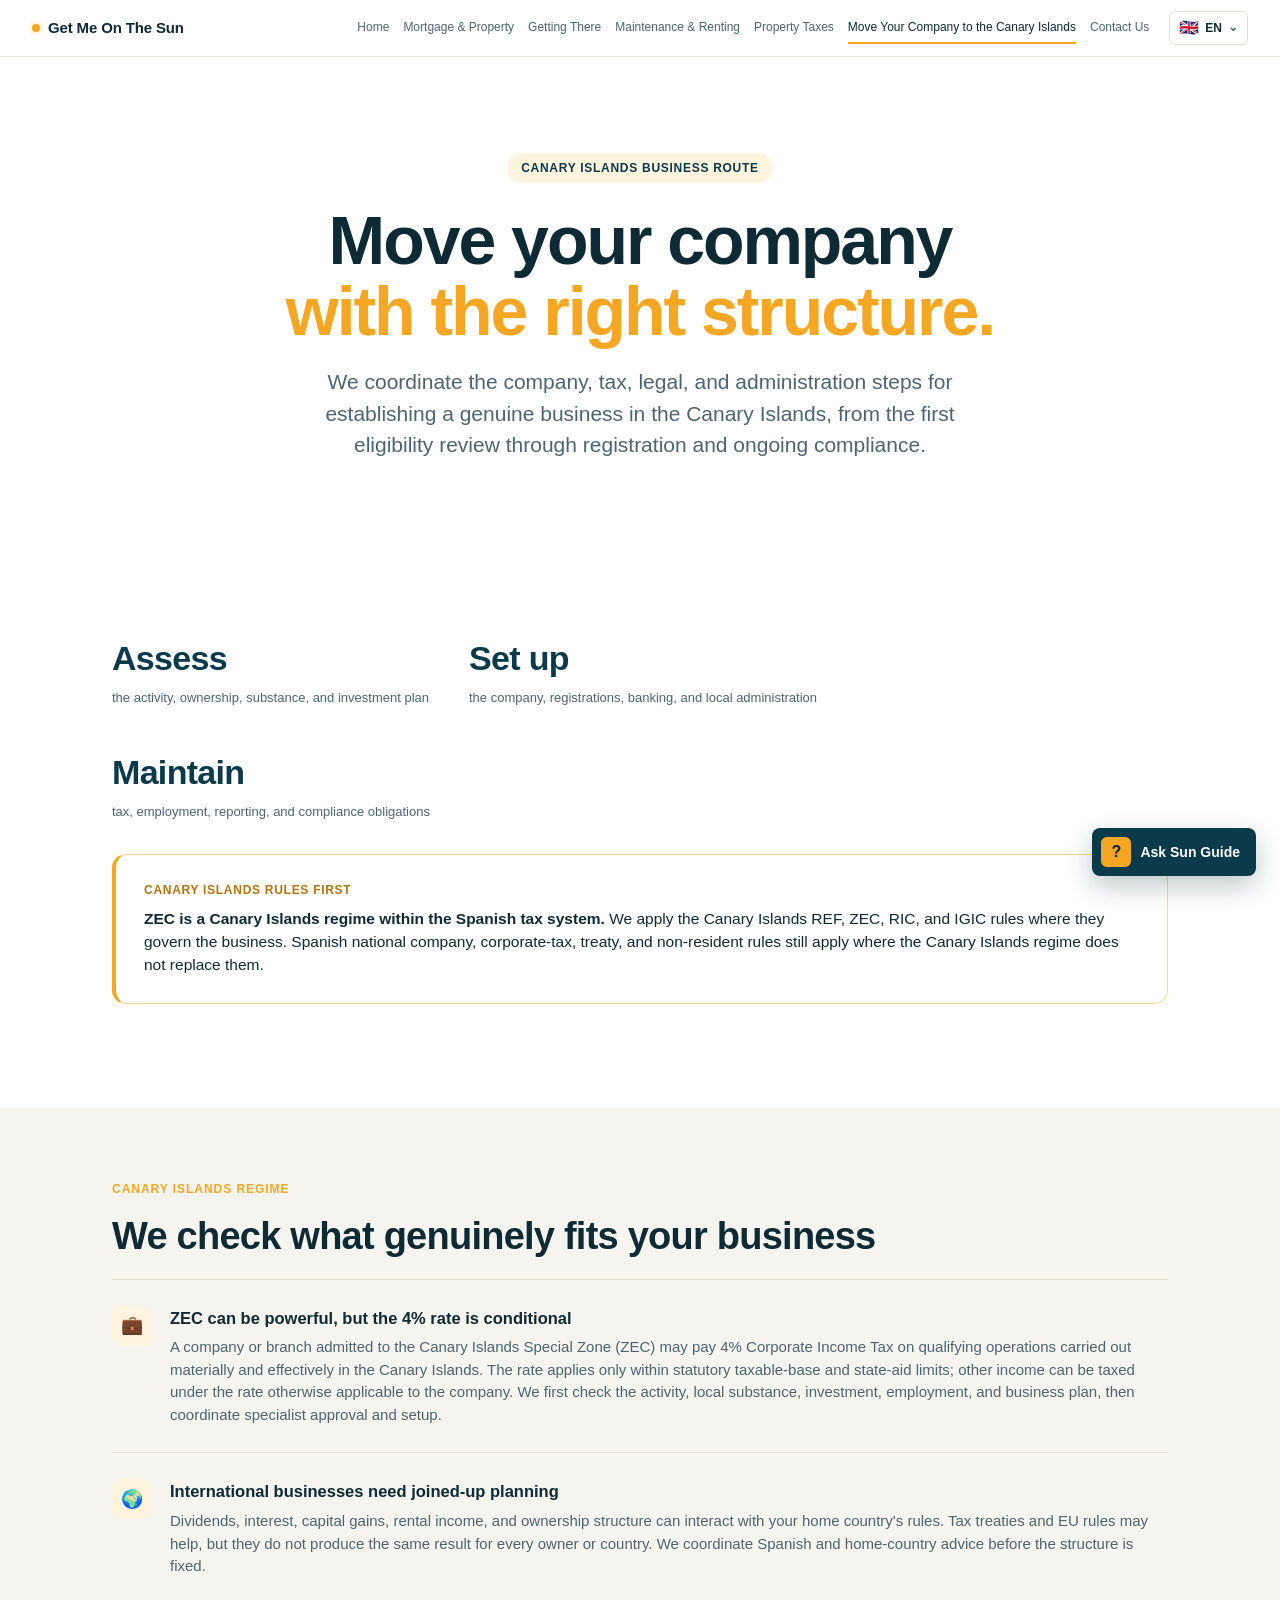
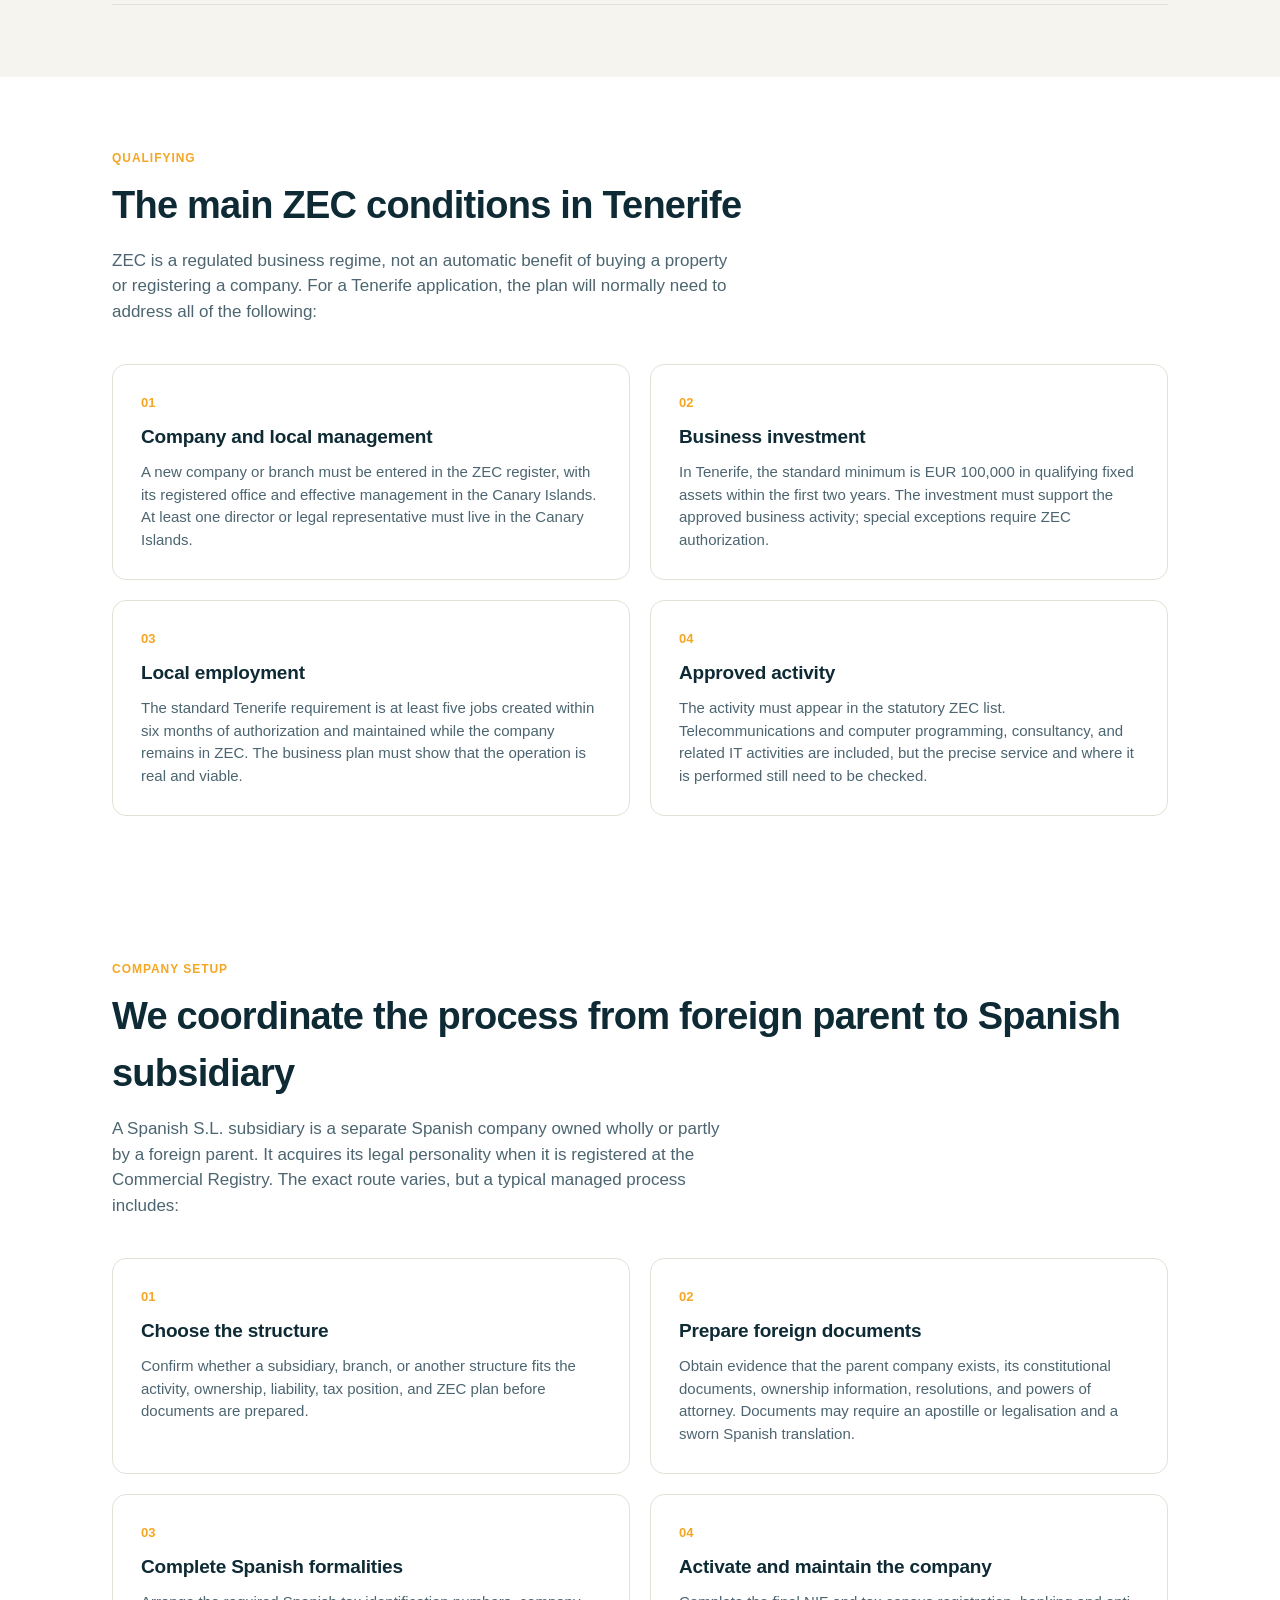
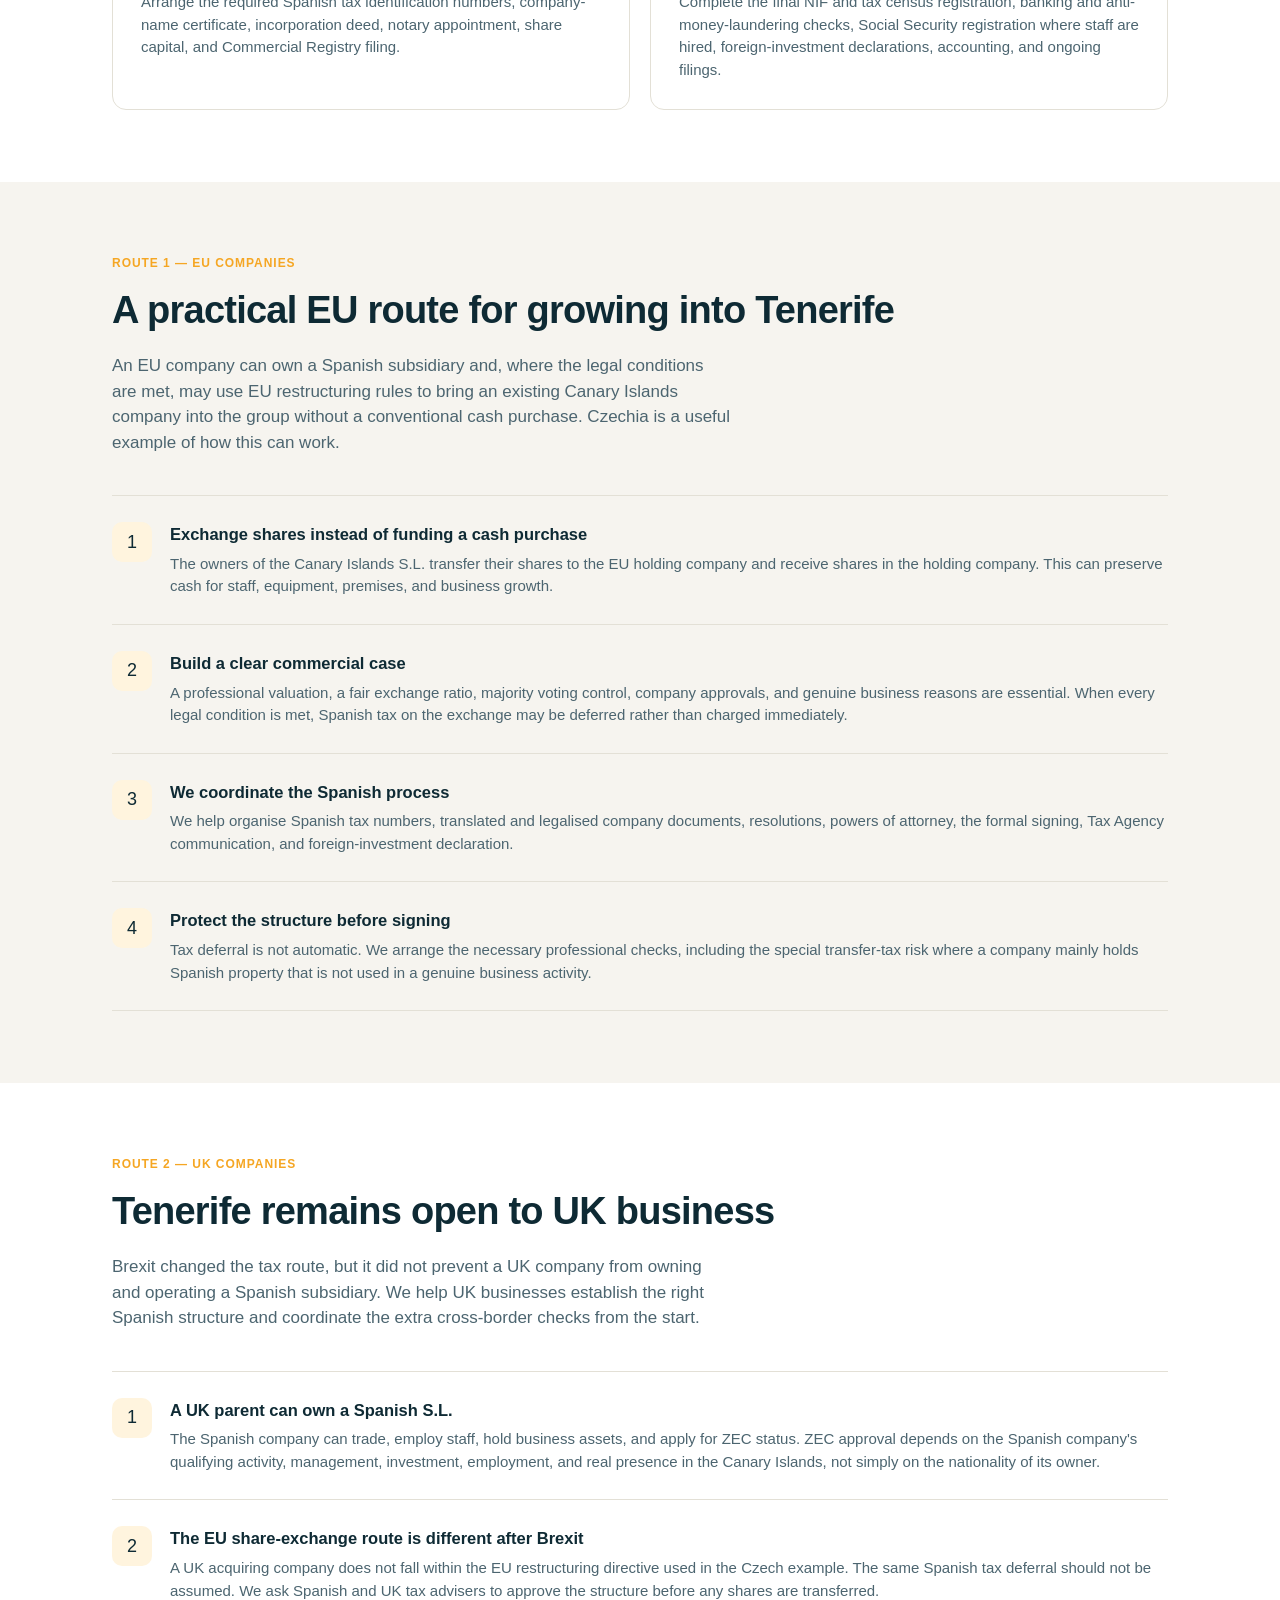
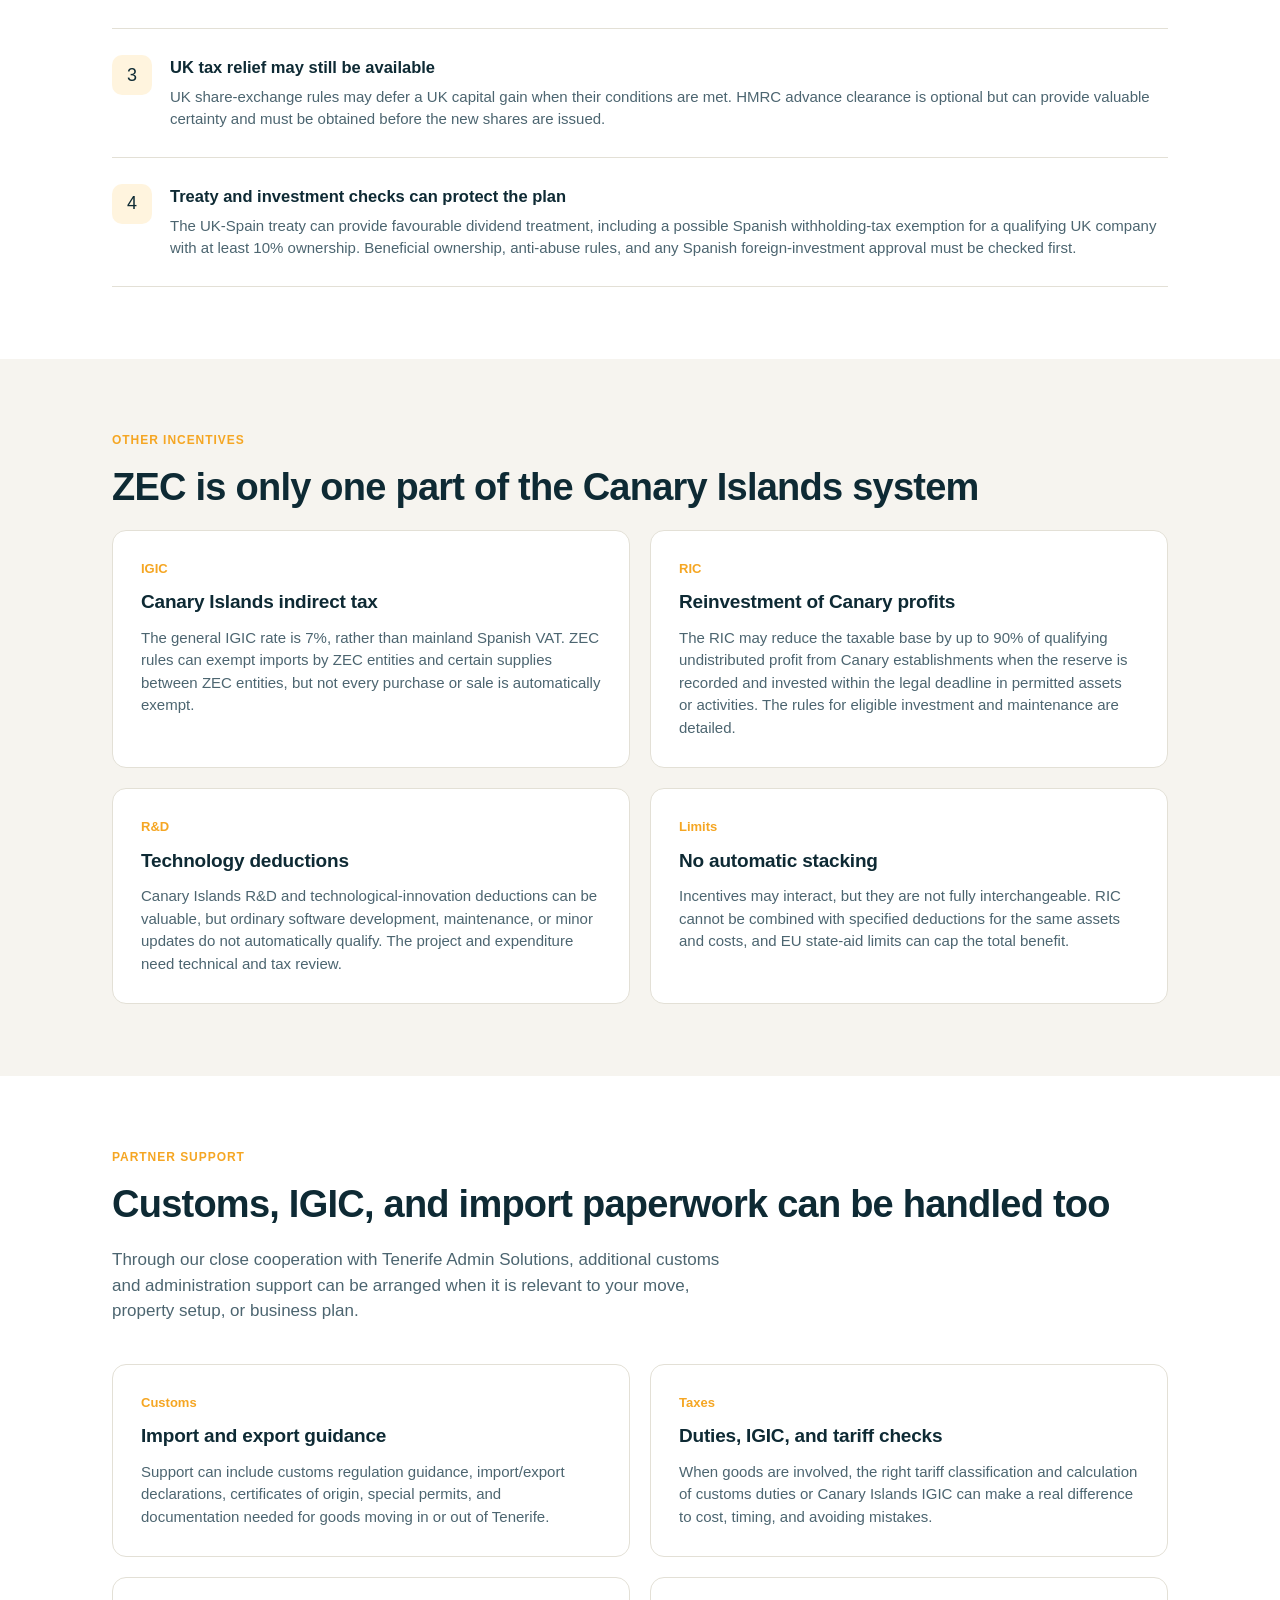
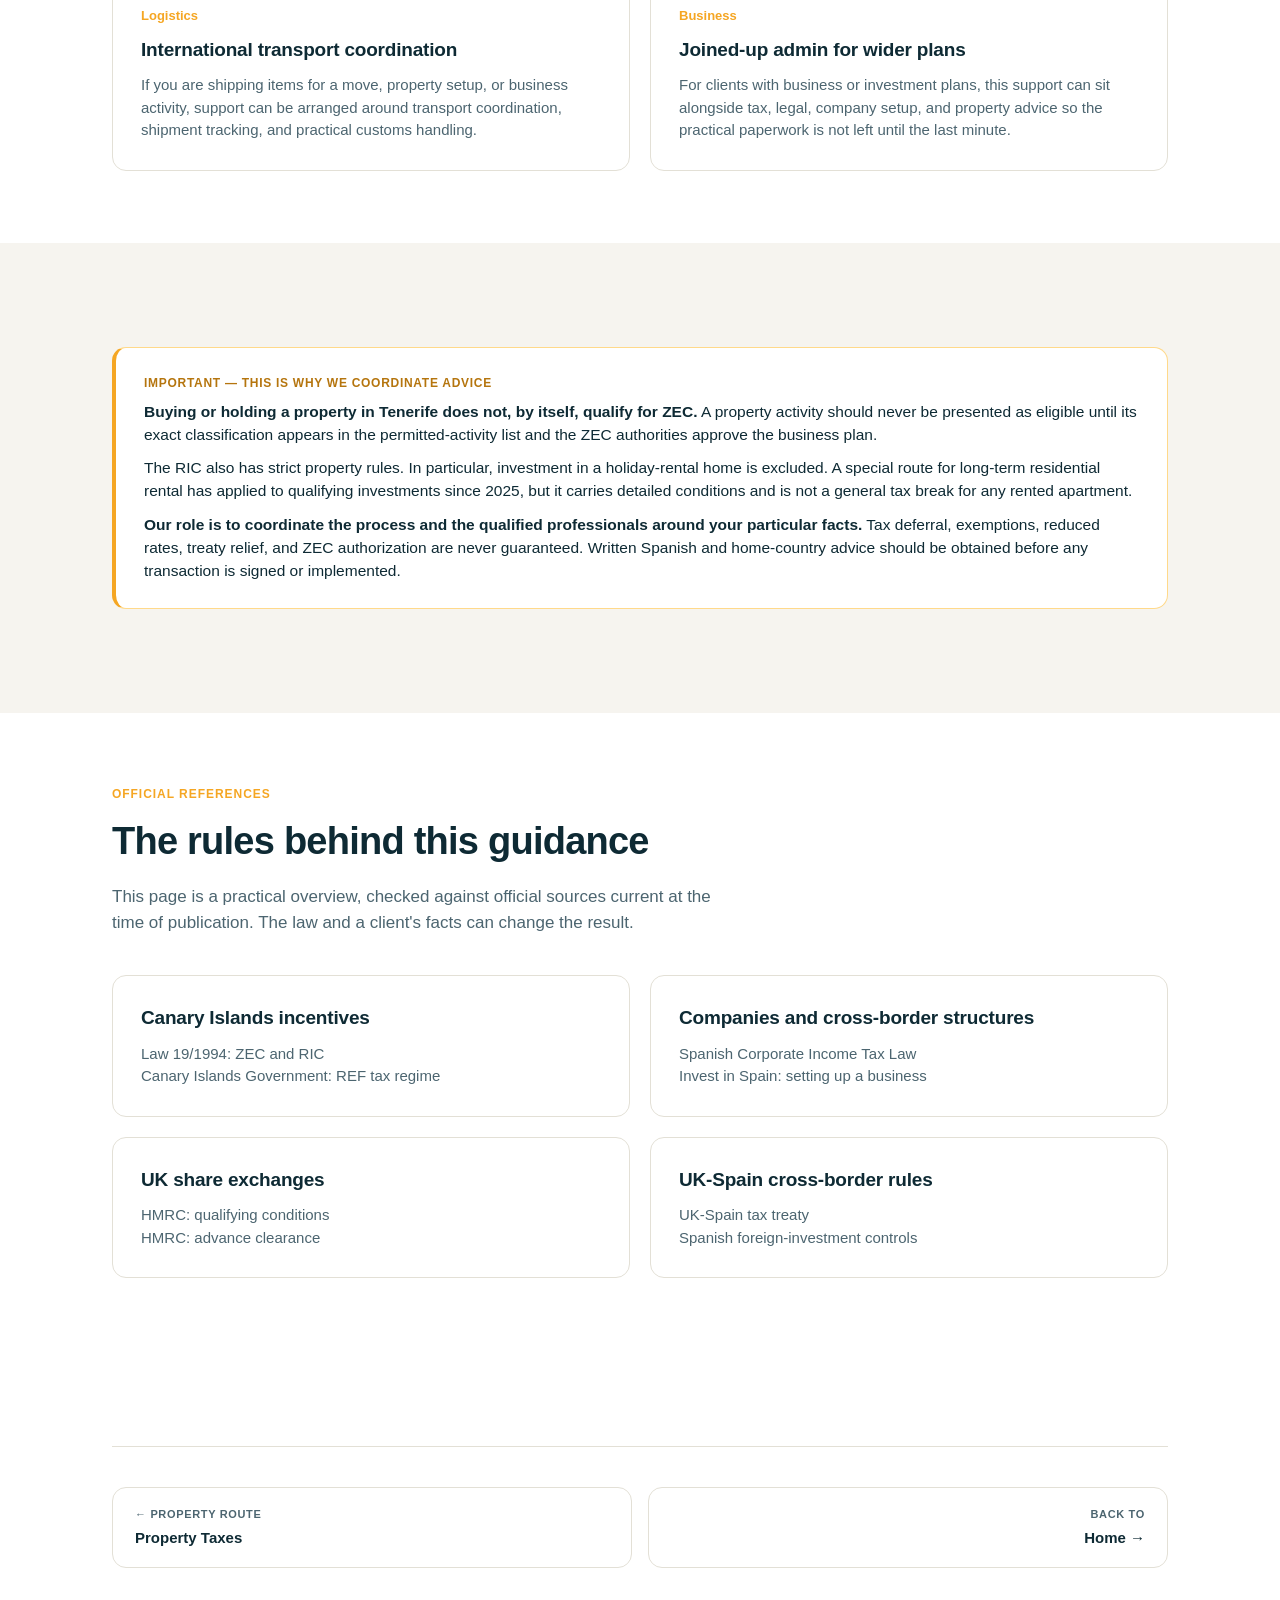
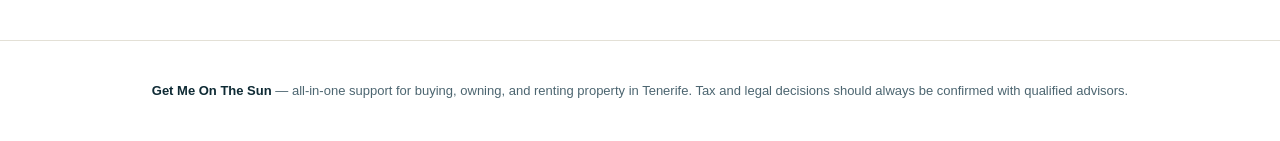
<file: move-company.html>
<!DOCTYPE html>
<html lang="en">
<head>
<meta charset="UTF-8">
<meta name="viewport" content="width=device-width, initial-scale=1.0">
<title>Move Your Company to the Canary Islands — Get Me On The Sun</title>
<meta name="description" content="All-in-one support for establishing a real Canary Islands business, including conditional ZEC 4% taxation, RIC, IGIC, company setup, and cross-border planning.">
<link rel="stylesheet" href="style.css">
</head>
<body>

<nav class="nav">
  <div class="nav-inner">
    <a href="index.html" class="nav-brand"><span class="dot"></span>Get Me On The Sun</a>
    <button class="nav-toggle" aria-label="Menu">&#9776;</button>
    <div class="nav-links">
      <a href="index.html">Home</a>
      <a href="mortgage-property.html">Mortgage &amp; Property</a>
      <a href="getting-there.html">Getting There</a>
      <a href="maintenance-renting.html">Maintenance &amp; Renting</a>
      <a href="tax-savings.html">Property Taxes</a>
      <a href="move-company.html" class="active">Move Your Company to the Canary Islands</a>
      <a href="contact.html">Contact Us</a>
    </div>
  </div>
</nav>

<header class="hero">
  <div class="wrap">
    <div class="eyebrow">Canary Islands business route</div>
    <h1>Move your company<br><span class="accent">with the right structure.</span></h1>
    <p class="lede">We coordinate the company, tax, legal, and administration steps for establishing a genuine business in the Canary Islands, from the first eligibility review through registration and ongoing compliance.</p>
  </div>
</header>

<section>
  <div class="wrap">
    <div class="stats">
      <div class="stat"><div class="num">Assess</div><div class="label">the activity, ownership, substance, and investment plan</div></div>
      <div class="stat"><div class="num">Set up</div><div class="label">the company, registrations, banking, and local administration</div></div>
      <div class="stat"><div class="num">Maintain</div><div class="label">tax, employment, reporting, and compliance obligations</div></div>
    </div>
    <div class="callout">
      <span class="label">Canary Islands rules first</span>
      <p><strong>ZEC is a Canary Islands regime within the Spanish tax system.</strong> We apply the Canary Islands REF, ZEC, RIC, and IGIC rules where they govern the business. Spanish national company, corporate-tax, treaty, and non-resident rules still apply where the Canary Islands regime does not replace them.</p>
    </div>
  </div>
</section>

<section class="section-alt">
  <div class="wrap">
    <p class="section-kicker">Canary Islands Regime</p>
    <h2 class="section-title">We check what genuinely fits your business</h2>

    <div class="lesson">
      <div class="lesson-icon">💼</div>
      <div>
        <h4>ZEC can be powerful, but the 4% rate is conditional</h4>
        <p>A company or branch admitted to the Canary Islands Special Zone (ZEC) may pay 4% Corporate Income Tax on qualifying operations carried out materially and effectively in the Canary Islands. The rate applies only within statutory taxable-base and state-aid limits; other income can be taxed under the rate otherwise applicable to the company. We first check the activity, local substance, investment, employment, and business plan, then coordinate specialist approval and setup.</p>
      </div>
    </div>

    <div class="lesson">
      <div class="lesson-icon">🌍</div>
      <div>
        <h4>International businesses need joined-up planning</h4>
        <p>Dividends, interest, capital gains, rental income, and ownership structure can interact with your home country's rules. Tax treaties and EU rules may help, but they do not produce the same result for every owner or country. We coordinate Spanish and home-country advice before the structure is fixed.</p>
      </div>
    </div>
  </div>
</section>

<section>
  <div class="wrap">
    <p class="section-kicker">Qualifying</p>
    <h2 class="section-title">The main ZEC conditions in Tenerife</h2>
    <p class="section-intro">ZEC is a regulated business regime, not an automatic benefit of buying a property or registering a company. For a Tenerife application, the plan will normally need to address all of the following:</p>

    <div class="grid grid-2">
      <div class="card">
        <div class="card-num">01</div>
        <h3>Company and local management</h3>
        <p>A new company or branch must be entered in the ZEC register, with its registered office and effective management in the Canary Islands. At least one director or legal representative must live in the Canary Islands.</p>
      </div>
      <div class="card">
        <div class="card-num">02</div>
        <h3>Business investment</h3>
        <p>In Tenerife, the standard minimum is EUR 100,000 in qualifying fixed assets within the first two years. The investment must support the approved business activity; special exceptions require ZEC authorization.</p>
      </div>
      <div class="card">
        <div class="card-num">03</div>
        <h3>Local employment</h3>
        <p>The standard Tenerife requirement is at least five jobs created within six months of authorization and maintained while the company remains in ZEC. The business plan must show that the operation is real and viable.</p>
      </div>
      <div class="card">
        <div class="card-num">04</div>
        <h3>Approved activity</h3>
        <p>The activity must appear in the statutory ZEC list. Telecommunications and computer programming, consultancy, and related IT activities are included, but the precise service and where it is performed still need to be checked.</p>
      </div>
    </div>
  </div>
</section>

<section>
  <div class="wrap">
    <p class="section-kicker">Company Setup</p>
    <h2 class="section-title">We coordinate the process from foreign parent to Spanish subsidiary</h2>
    <p class="section-intro">A Spanish S.L. subsidiary is a separate Spanish company owned wholly or partly by a foreign parent. It acquires its legal personality when it is registered at the Commercial Registry. The exact route varies, but a typical managed process includes:</p>

    <div class="grid grid-2">
      <div class="card">
        <div class="card-num">01</div>
        <h3>Choose the structure</h3>
        <p>Confirm whether a subsidiary, branch, or another structure fits the activity, ownership, liability, tax position, and ZEC plan before documents are prepared.</p>
      </div>
      <div class="card">
        <div class="card-num">02</div>
        <h3>Prepare foreign documents</h3>
        <p>Obtain evidence that the parent company exists, its constitutional documents, ownership information, resolutions, and powers of attorney. Documents may require an apostille or legalisation and a sworn Spanish translation.</p>
      </div>
      <div class="card">
        <div class="card-num">03</div>
        <h3>Complete Spanish formalities</h3>
        <p>Arrange the required Spanish tax identification numbers, company-name certificate, incorporation deed, notary appointment, share capital, and Commercial Registry filing.</p>
      </div>
      <div class="card">
        <div class="card-num">04</div>
        <h3>Activate and maintain the company</h3>
        <p>Complete the final NIF and tax census registration, banking and anti-money-laundering checks, Social Security registration where staff are hired, foreign-investment declarations, accounting, and ongoing filings.</p>
      </div>
    </div>
  </div>
</section>

<section class="section-alt">
  <div class="wrap">
    <p class="section-kicker">Route 1 — EU Companies</p>
    <h2 class="section-title">A practical EU route for growing into Tenerife</h2>
    <p class="section-intro">An EU company can own a Spanish subsidiary and, where the legal conditions are met, may use EU restructuring rules to bring an existing Canary Islands company into the group without a conventional cash purchase. Czechia is a useful example of how this can work.</p>

    <div class="lesson">
      <div class="lesson-icon">1</div>
      <div>
        <h4>Exchange shares instead of funding a cash purchase</h4>
        <p>The owners of the Canary Islands S.L. transfer their shares to the EU holding company and receive shares in the holding company. This can preserve cash for staff, equipment, premises, and business growth.</p>
      </div>
    </div>
    <div class="lesson">
      <div class="lesson-icon">2</div>
      <div>
        <h4>Build a clear commercial case</h4>
        <p>A professional valuation, a fair exchange ratio, majority voting control, company approvals, and genuine business reasons are essential. When every legal condition is met, Spanish tax on the exchange may be deferred rather than charged immediately.</p>
      </div>
    </div>
    <div class="lesson">
      <div class="lesson-icon">3</div>
      <div>
        <h4>We coordinate the Spanish process</h4>
        <p>We help organise Spanish tax numbers, translated and legalised company documents, resolutions, powers of attorney, the formal signing, Tax Agency communication, and foreign-investment declaration.</p>
      </div>
    </div>
    <div class="lesson">
      <div class="lesson-icon">4</div>
      <div>
        <h4>Protect the structure before signing</h4>
        <p>Tax deferral is not automatic. We arrange the necessary professional checks, including the special transfer-tax risk where a company mainly holds Spanish property that is not used in a genuine business activity.</p>
      </div>
    </div>
  </div>
</section>

<section>
  <div class="wrap">
    <p class="section-kicker">Route 2 — UK Companies</p>
    <h2 class="section-title">Tenerife remains open to UK business</h2>
    <p class="section-intro">Brexit changed the tax route, but it did not prevent a UK company from owning and operating a Spanish subsidiary. We help UK businesses establish the right Spanish structure and coordinate the extra cross-border checks from the start.</p>

    <div class="lesson">
      <div class="lesson-icon">1</div>
      <div>
        <h4>A UK parent can own a Spanish S.L.</h4>
        <p>The Spanish company can trade, employ staff, hold business assets, and apply for ZEC status. ZEC approval depends on the Spanish company's qualifying activity, management, investment, employment, and real presence in the Canary Islands, not simply on the nationality of its owner.</p>
      </div>
    </div>
    <div class="lesson">
      <div class="lesson-icon">2</div>
      <div>
        <h4>The EU share-exchange route is different after Brexit</h4>
        <p>A UK acquiring company does not fall within the EU restructuring directive used in the Czech example. The same Spanish tax deferral should not be assumed. We ask Spanish and UK tax advisers to approve the structure before any shares are transferred.</p>
      </div>
    </div>
    <div class="lesson">
      <div class="lesson-icon">3</div>
      <div>
        <h4>UK tax relief may still be available</h4>
        <p>UK share-exchange rules may defer a UK capital gain when their conditions are met. HMRC advance clearance is optional but can provide valuable certainty and must be obtained before the new shares are issued.</p>
      </div>
    </div>
    <div class="lesson">
      <div class="lesson-icon">4</div>
      <div>
        <h4>Treaty and investment checks can protect the plan</h4>
        <p>The UK-Spain treaty can provide favourable dividend treatment, including a possible Spanish withholding-tax exemption for a qualifying UK company with at least 10% ownership. Beneficial ownership, anti-abuse rules, and any Spanish foreign-investment approval must be checked first.</p>
      </div>
    </div>
  </div>
</section>

<section class="section-alt">
  <div class="wrap">
    <p class="section-kicker">Other Incentives</p>
    <h2 class="section-title">ZEC is only one part of the Canary Islands system</h2>

    <div class="grid grid-2">
      <div class="card">
        <div class="card-num">IGIC</div>
        <h3>Canary Islands indirect tax</h3>
        <p>The general IGIC rate is 7%, rather than mainland Spanish VAT. ZEC rules can exempt imports by ZEC entities and certain supplies between ZEC entities, but not every purchase or sale is automatically exempt.</p>
      </div>
      <div class="card">
        <div class="card-num">RIC</div>
        <h3>Reinvestment of Canary profits</h3>
        <p>The RIC may reduce the taxable base by up to 90% of qualifying undistributed profit from Canary establishments when the reserve is recorded and invested within the legal deadline in permitted assets or activities. The rules for eligible investment and maintenance are detailed.</p>
      </div>
      <div class="card">
        <div class="card-num">R&amp;D</div>
        <h3>Technology deductions</h3>
        <p>Canary Islands R&amp;D and technological-innovation deductions can be valuable, but ordinary software development, maintenance, or minor updates do not automatically qualify. The project and expenditure need technical and tax review.</p>
      </div>
      <div class="card">
        <div class="card-num">Limits</div>
        <h3>No automatic stacking</h3>
        <p>Incentives may interact, but they are not fully interchangeable. RIC cannot be combined with specified deductions for the same assets and costs, and EU state-aid limits can cap the total benefit.</p>
      </div>
    </div>
  </div>
</section>

<section>
  <div class="wrap">
    <p class="section-kicker">Partner Support</p>
    <h2 class="section-title">Customs, IGIC, and import paperwork can be handled too</h2>
    <p class="section-intro">Through our close cooperation with Tenerife Admin Solutions, additional customs and administration support can be arranged when it is relevant to your move, property setup, or business plan.</p>

    <div class="grid grid-2">
      <div class="card">
        <div class="card-num">Customs</div>
        <h3>Import and export guidance</h3>
        <p>Support can include customs regulation guidance, import/export declarations, certificates of origin, special permits, and documentation needed for goods moving in or out of Tenerife.</p>
      </div>
      <div class="card">
        <div class="card-num">Taxes</div>
        <h3>Duties, IGIC, and tariff checks</h3>
        <p>When goods are involved, the right tariff classification and calculation of customs duties or Canary Islands IGIC can make a real difference to cost, timing, and avoiding mistakes.</p>
      </div>
      <div class="card">
        <div class="card-num">Logistics</div>
        <h3>International transport coordination</h3>
        <p>If you are shipping items for a move, property setup, or business activity, support can be arranged around transport coordination, shipment tracking, and practical customs handling.</p>
      </div>
      <div class="card">
        <div class="card-num">Business</div>
        <h3>Joined-up admin for wider plans</h3>
        <p>For clients with business or investment plans, this support can sit alongside tax, legal, company setup, and property advice so the practical paperwork is not left until the last minute.</p>
      </div>
    </div>
  </div>
</section>

<section class="section-alt">
  <div class="wrap">
    <div class="callout">
      <span class="label">Important — this is why we coordinate advice</span>
      <p><strong>Buying or holding a property in Tenerife does not, by itself, qualify for ZEC.</strong> A property activity should never be presented as eligible until its exact classification appears in the permitted-activity list and the ZEC authorities approve the business plan.</p>
      <p>The RIC also has strict property rules. In particular, investment in a holiday-rental home is excluded. A special route for long-term residential rental has applied to qualifying investments since 2025, but it carries detailed conditions and is not a general tax break for any rented apartment.</p>
      <p><strong>Our role is to coordinate the process and the qualified professionals around your particular facts.</strong> Tax deferral, exemptions, reduced rates, treaty relief, and ZEC authorization are never guaranteed. Written Spanish and home-country advice should be obtained before any transaction is signed or implemented.</p>
    </div>
  </div>
</section>

<section>
  <div class="wrap">
    <p class="section-kicker">Official References</p>
    <h2 class="section-title">The rules behind this guidance</h2>
    <p class="section-intro">This page is a practical overview, checked against official sources current at the time of publication. The law and a client's facts can change the result.</p>
    <div class="grid grid-2">
      <div class="card">
        <h3>Canary Islands incentives</h3>
        <p><a href="https://www.boe.es/buscar/act.php?id=BOE-A-1994-15794" target="_blank" rel="noopener">Law 19/1994: ZEC and RIC</a><br><a href="https://www.gobiernodecanarias.org/hacienda/ref/ref_fiscal.html" target="_blank" rel="noopener">Canary Islands Government: REF tax regime</a></p>
      </div>
      <div class="card">
        <h3>Companies and cross-border structures</h3>
        <p><a href="https://www.boe.es/buscar/act.php?id=BOE-A-2014-12328" target="_blank" rel="noopener">Spanish Corporate Income Tax Law</a><br><a href="https://www.investinspain.org/en/doing-business/setting-up-a-business" target="_blank" rel="noopener">Invest in Spain: setting up a business</a></p>
      </div>
      <div class="card">
        <h3>UK share exchanges</h3>
        <p><a href="https://www.gov.uk/hmrc-internal-manuals/capital-gains-manual/cg52523" target="_blank" rel="noopener">HMRC: qualifying conditions</a><br><a href="https://www.gov.uk/hmrc-internal-manuals/capital-gains-manual/cg52631" target="_blank" rel="noopener">HMRC: advance clearance</a></p>
      </div>
      <div class="card">
        <h3>UK-Spain cross-border rules</h3>
        <p><a href="https://www.gov.uk/government/publications/spain-tax-treaties/synthesised-text-of-the-multilateral-instrument-and-the-2013-uk-spain-double-taxation-convention-in-force" target="_blank" rel="noopener">UK-Spain tax treaty</a><br><a href="https://comercio.gob.es/es-es/inversiones_exteriores/paginas/control-inversiones.aspx" target="_blank" rel="noopener">Spanish foreign-investment controls</a></p>
      </div>
    </div>
  </div>
</section>

<section>
  <div class="wrap">
    <div class="pagenav">
      <a href="tax-savings.html">
        <div class="dir">← Property route</div>
        <div class="title">Property Taxes</div>
      </a>
      <a href="index.html" class="next">
        <div class="dir">Back to</div>
        <div class="title">Home →</div>
      </a>
    </div>
  </div>
</section>

<footer>
  <div class="wrap">
    <span class="brand">Get Me On The Sun</span> — all-in-one support for buying, owning, and renting property in Tenerife. Tax and legal decisions should always be confirmed with qualified advisors.
  </div>
</footer>

<script src="translations.js?v=20261030-contact"></script>
<script src="i18n.js?v=20260926-tax-split"></script>
<script src="script.js?v=20261030-contact"></script>
<script src="assistant.js?v=20261030-contact"></script>
</body>
</html>
</file>
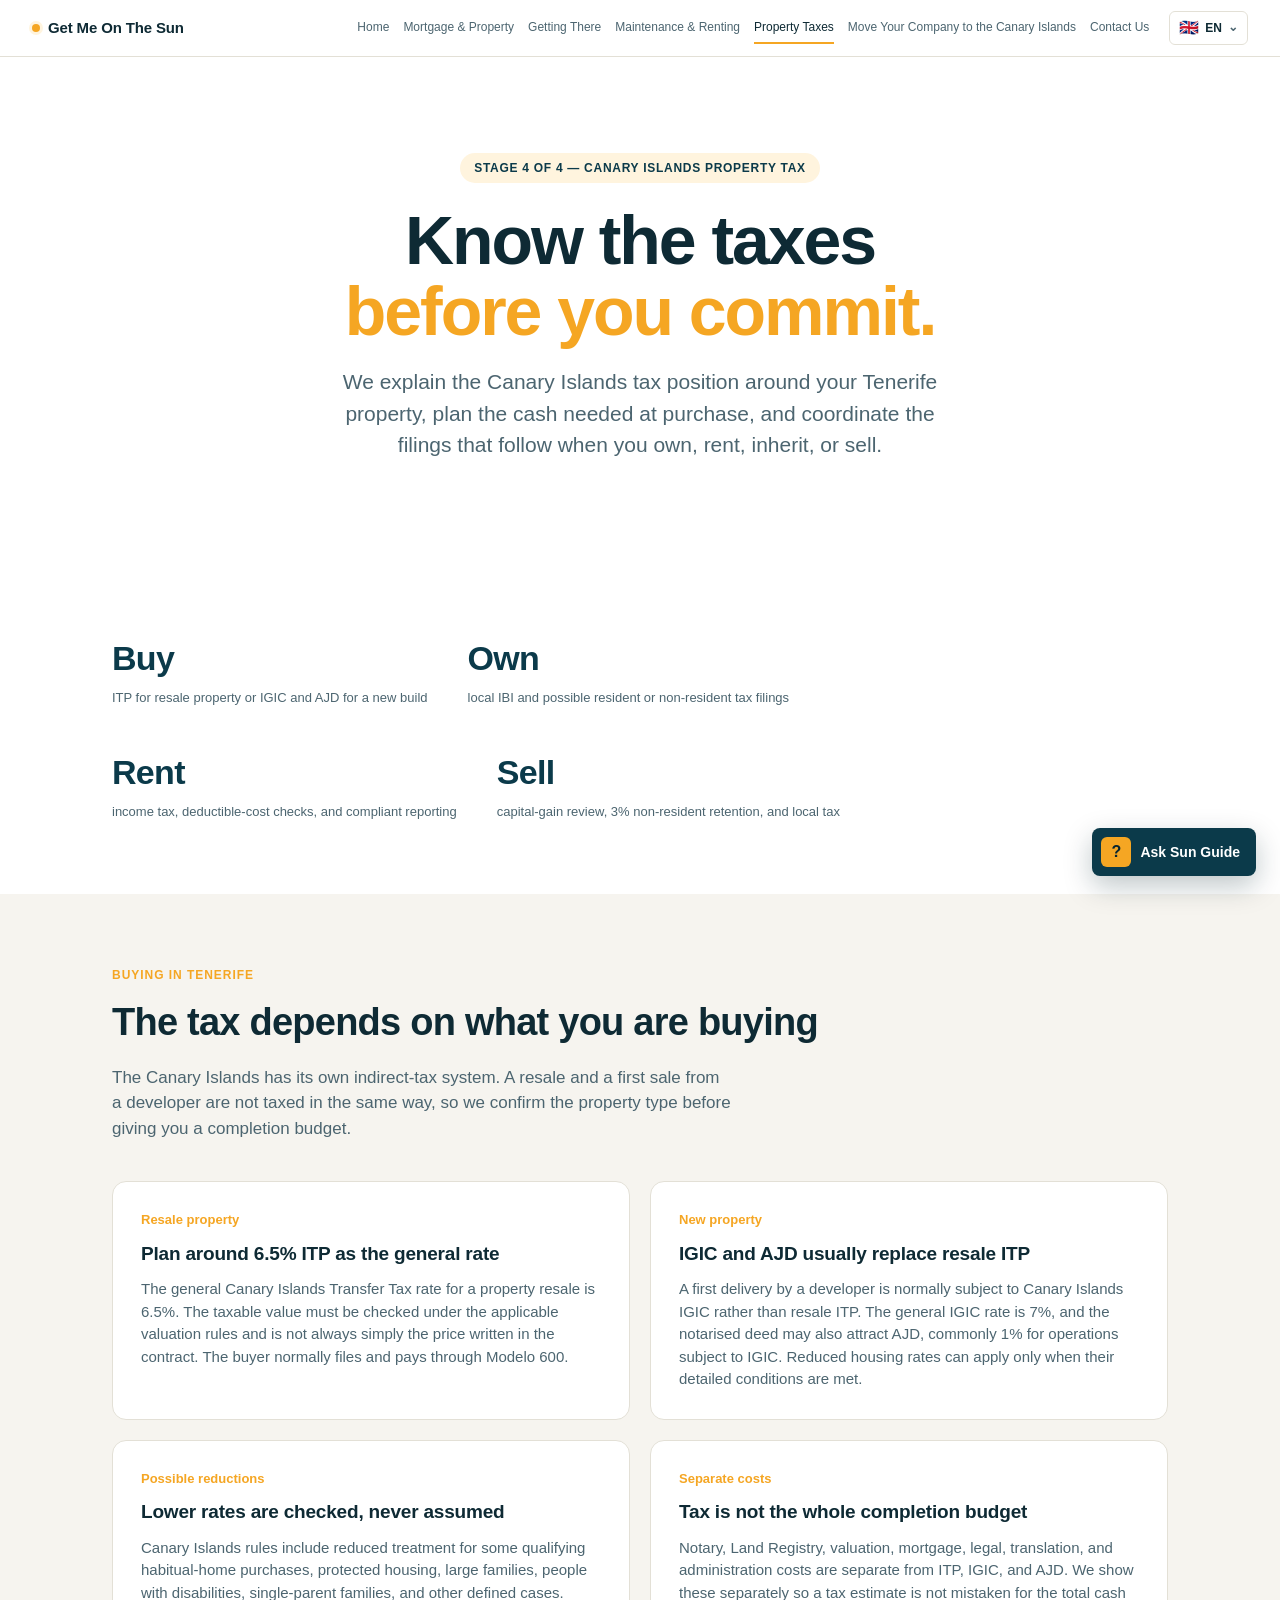
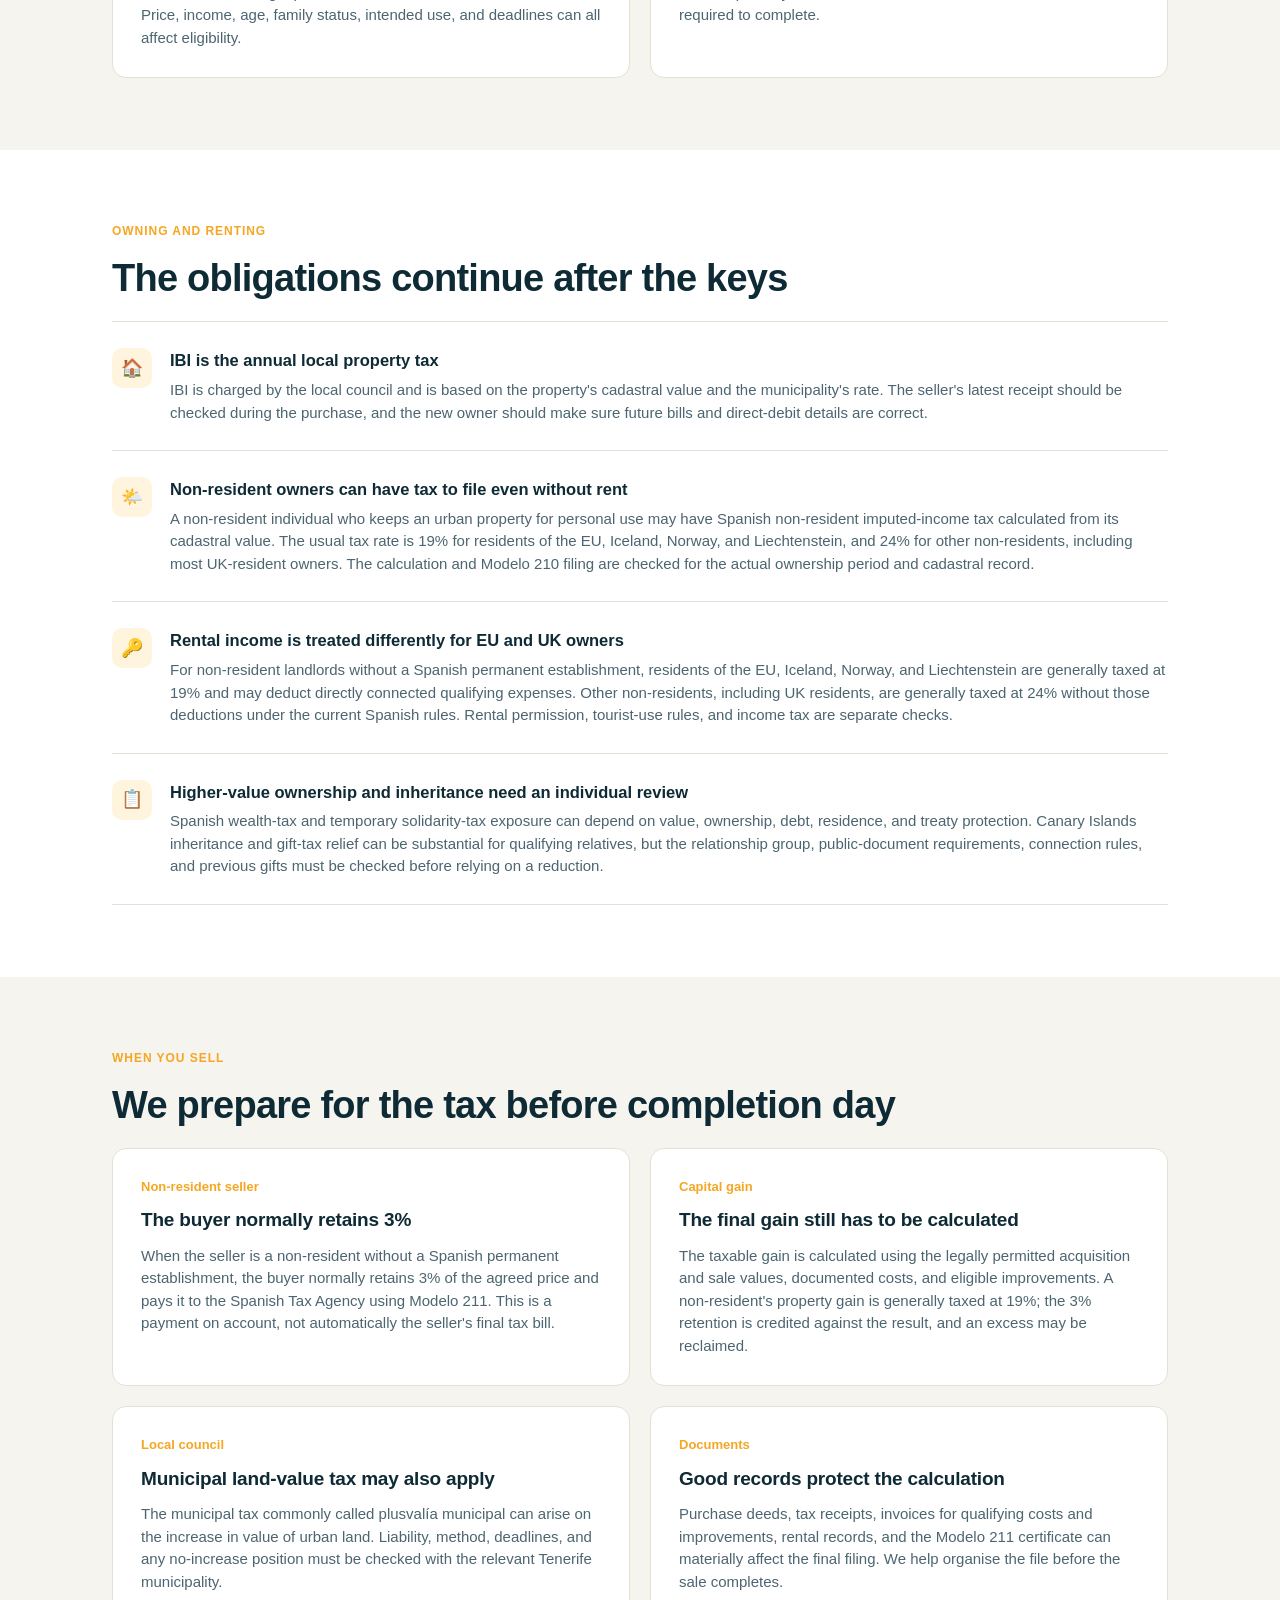
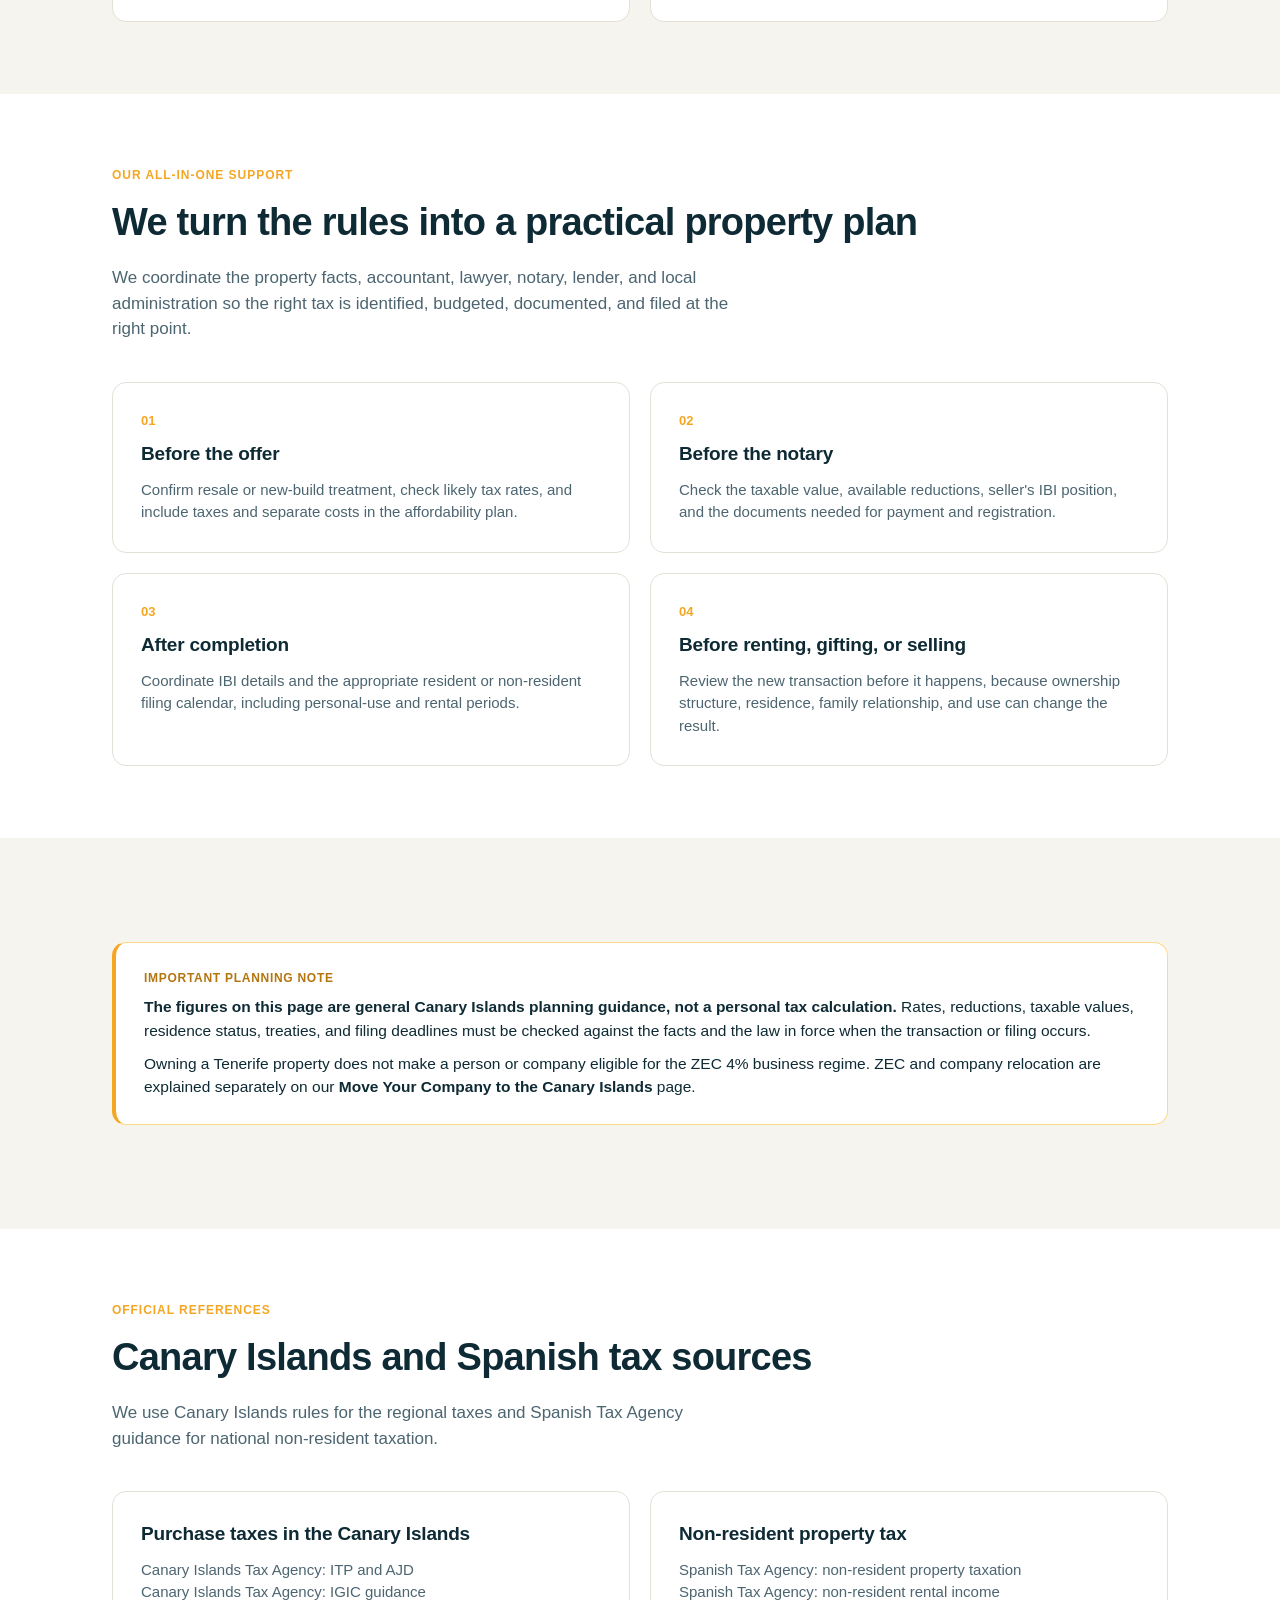
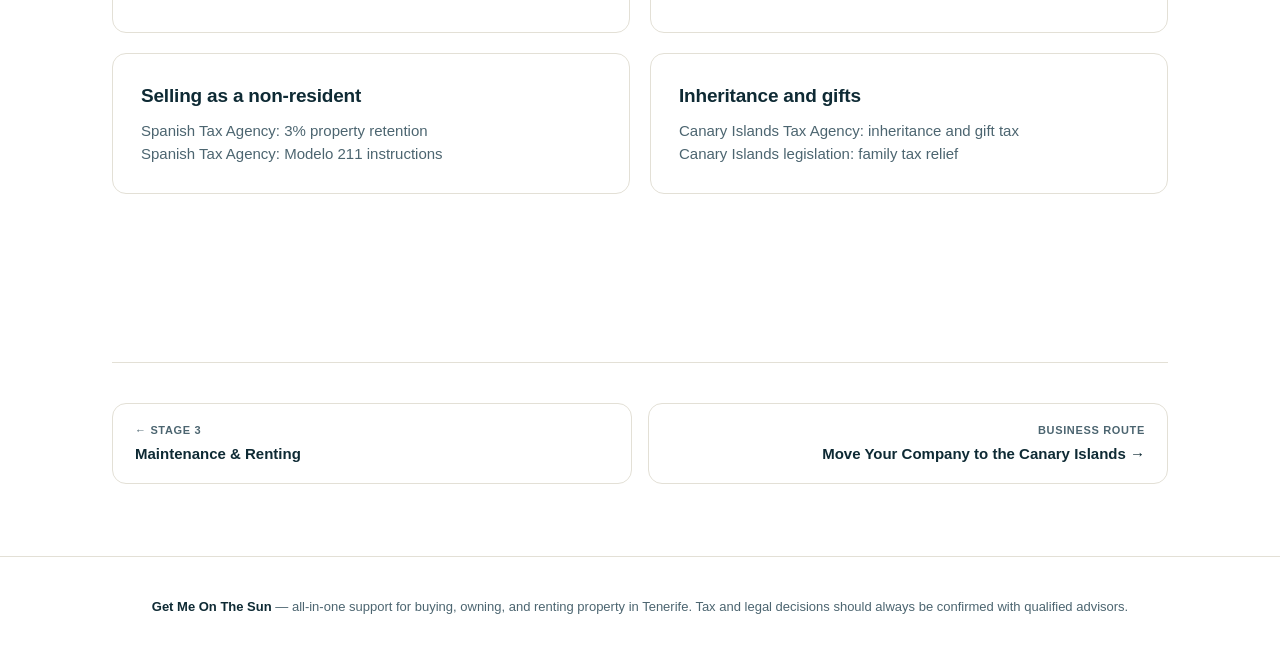
<file: tax-savings.html>
<!DOCTYPE html>
<html lang="en">
<head>
<meta charset="UTF-8">
<meta name="viewport" content="width=device-width, initial-scale=1.0">
<title>Canary Islands Property Taxes — Get Me On The Sun</title>
<meta name="description" content="A practical guide to Canary Islands property taxes when buying, owning, renting, inheriting, or selling a home in Tenerife.">
<link rel="stylesheet" href="style.css">
</head>
<body>

<nav class="nav">
  <div class="nav-inner">
    <a href="index.html" class="nav-brand"><span class="dot"></span>Get Me On The Sun</a>
    <button class="nav-toggle" aria-label="Menu">&#9776;</button>
    <div class="nav-links">
      <a href="index.html">Home</a>
      <a href="mortgage-property.html">Mortgage &amp; Property</a>
      <a href="getting-there.html">Getting There</a>
      <a href="maintenance-renting.html">Maintenance &amp; Renting</a>
      <a href="tax-savings.html" class="active">Property Taxes</a>
      <a href="move-company.html">Move Your Company to the Canary Islands</a>
      <a href="contact.html">Contact Us</a>
    </div>
  </div>
</nav>

<header class="hero">
  <div class="wrap">
    <div class="eyebrow">Stage 4 of 4 — Canary Islands property tax</div>
    <h1>Know the taxes<br><span class="accent">before you commit.</span></h1>
    <p class="lede">We explain the Canary Islands tax position around your Tenerife property, plan the cash needed at purchase, and coordinate the filings that follow when you own, rent, inherit, or sell.</p>
  </div>
</header>

<section>
  <div class="wrap">
    <div class="stats">
      <div class="stat"><div class="num">Buy</div><div class="label">ITP for resale property or IGIC and AJD for a new build</div></div>
      <div class="stat"><div class="num">Own</div><div class="label">local IBI and possible resident or non-resident tax filings</div></div>
      <div class="stat"><div class="num">Rent</div><div class="label">income tax, deductible-cost checks, and compliant reporting</div></div>
      <div class="stat"><div class="num">Sell</div><div class="label">capital-gain review, 3% non-resident retention, and local tax</div></div>
    </div>
  </div>
</section>

<section class="section-alt">
  <div class="wrap">
    <p class="section-kicker">Buying in Tenerife</p>
    <h2 class="section-title">The tax depends on what you are buying</h2>
    <p class="section-intro">The Canary Islands has its own indirect-tax system. A resale and a first sale from a developer are not taxed in the same way, so we confirm the property type before giving you a completion budget.</p>

    <div class="grid grid-2">
      <div class="card">
        <div class="card-num">Resale property</div>
        <h3>Plan around 6.5% ITP as the general rate</h3>
        <p>The general Canary Islands Transfer Tax rate for a property resale is 6.5%. The taxable value must be checked under the applicable valuation rules and is not always simply the price written in the contract. The buyer normally files and pays through Modelo 600.</p>
      </div>
      <div class="card">
        <div class="card-num">New property</div>
        <h3>IGIC and AJD usually replace resale ITP</h3>
        <p>A first delivery by a developer is normally subject to Canary Islands IGIC rather than resale ITP. The general IGIC rate is 7%, and the notarised deed may also attract AJD, commonly 1% for operations subject to IGIC. Reduced housing rates can apply only when their detailed conditions are met.</p>
      </div>
      <div class="card">
        <div class="card-num">Possible reductions</div>
        <h3>Lower rates are checked, never assumed</h3>
        <p>Canary Islands rules include reduced treatment for some qualifying habitual-home purchases, protected housing, large families, people with disabilities, single-parent families, and other defined cases. Price, income, age, family status, intended use, and deadlines can all affect eligibility.</p>
      </div>
      <div class="card">
        <div class="card-num">Separate costs</div>
        <h3>Tax is not the whole completion budget</h3>
        <p>Notary, Land Registry, valuation, mortgage, legal, translation, and administration costs are separate from ITP, IGIC, and AJD. We show these separately so a tax estimate is not mistaken for the total cash required to complete.</p>
      </div>
    </div>
  </div>
</section>

<section>
  <div class="wrap">
    <p class="section-kicker">Owning and Renting</p>
    <h2 class="section-title">The obligations continue after the keys</h2>

    <div class="lesson">
      <div class="lesson-icon">🏠</div>
      <div><h4>IBI is the annual local property tax</h4><p>IBI is charged by the local council and is based on the property's cadastral value and the municipality's rate. The seller's latest receipt should be checked during the purchase, and the new owner should make sure future bills and direct-debit details are correct.</p></div>
    </div>
    <div class="lesson">
      <div class="lesson-icon">🌤️</div>
      <div><h4>Non-resident owners can have tax to file even without rent</h4><p>A non-resident individual who keeps an urban property for personal use may have Spanish non-resident imputed-income tax calculated from its cadastral value. The usual tax rate is 19% for residents of the EU, Iceland, Norway, and Liechtenstein, and 24% for other non-residents, including most UK-resident owners. The calculation and Modelo 210 filing are checked for the actual ownership period and cadastral record.</p></div>
    </div>
    <div class="lesson">
      <div class="lesson-icon">🔑</div>
      <div><h4>Rental income is treated differently for EU and UK owners</h4><p>For non-resident landlords without a Spanish permanent establishment, residents of the EU, Iceland, Norway, and Liechtenstein are generally taxed at 19% and may deduct directly connected qualifying expenses. Other non-residents, including UK residents, are generally taxed at 24% without those deductions under the current Spanish rules. Rental permission, tourist-use rules, and income tax are separate checks.</p></div>
    </div>
    <div class="lesson">
      <div class="lesson-icon">📋</div>
      <div><h4>Higher-value ownership and inheritance need an individual review</h4><p>Spanish wealth-tax and temporary solidarity-tax exposure can depend on value, ownership, debt, residence, and treaty protection. Canary Islands inheritance and gift-tax relief can be substantial for qualifying relatives, but the relationship group, public-document requirements, connection rules, and previous gifts must be checked before relying on a reduction.</p></div>
    </div>
  </div>
</section>

<section class="section-alt">
  <div class="wrap">
    <p class="section-kicker">When You Sell</p>
    <h2 class="section-title">We prepare for the tax before completion day</h2>
    <div class="grid grid-2">
      <div class="card"><div class="card-num">Non-resident seller</div><h3>The buyer normally retains 3%</h3><p>When the seller is a non-resident without a Spanish permanent establishment, the buyer normally retains 3% of the agreed price and pays it to the Spanish Tax Agency using Modelo 211. This is a payment on account, not automatically the seller's final tax bill.</p></div>
      <div class="card"><div class="card-num">Capital gain</div><h3>The final gain still has to be calculated</h3><p>The taxable gain is calculated using the legally permitted acquisition and sale values, documented costs, and eligible improvements. A non-resident's property gain is generally taxed at 19%; the 3% retention is credited against the result, and an excess may be reclaimed.</p></div>
      <div class="card"><div class="card-num">Local council</div><h3>Municipal land-value tax may also apply</h3><p>The municipal tax commonly called plusvalía municipal can arise on the increase in value of urban land. Liability, method, deadlines, and any no-increase position must be checked with the relevant Tenerife municipality.</p></div>
      <div class="card"><div class="card-num">Documents</div><h3>Good records protect the calculation</h3><p>Purchase deeds, tax receipts, invoices for qualifying costs and improvements, rental records, and the Modelo 211 certificate can materially affect the final filing. We help organise the file before the sale completes.</p></div>
    </div>
  </div>
</section>

<section>
  <div class="wrap">
    <p class="section-kicker">Our All-In-One Support</p>
    <h2 class="section-title">We turn the rules into a practical property plan</h2>
    <p class="section-intro">We coordinate the property facts, accountant, lawyer, notary, lender, and local administration so the right tax is identified, budgeted, documented, and filed at the right point.</p>
    <div class="grid grid-2">
      <div class="card"><div class="card-num">01</div><h3>Before the offer</h3><p>Confirm resale or new-build treatment, check likely tax rates, and include taxes and separate costs in the affordability plan.</p></div>
      <div class="card"><div class="card-num">02</div><h3>Before the notary</h3><p>Check the taxable value, available reductions, seller's IBI position, and the documents needed for payment and registration.</p></div>
      <div class="card"><div class="card-num">03</div><h3>After completion</h3><p>Coordinate IBI details and the appropriate resident or non-resident filing calendar, including personal-use and rental periods.</p></div>
      <div class="card"><div class="card-num">04</div><h3>Before renting, gifting, or selling</h3><p>Review the new transaction before it happens, because ownership structure, residence, family relationship, and use can change the result.</p></div>
    </div>
  </div>
</section>

<section class="section-alt">
  <div class="wrap">
    <div class="callout">
      <span class="label">Important planning note</span>
      <p><strong>The figures on this page are general Canary Islands planning guidance, not a personal tax calculation.</strong> Rates, reductions, taxable values, residence status, treaties, and filing deadlines must be checked against the facts and the law in force when the transaction or filing occurs.</p>
      <p>Owning a Tenerife property does not make a person or company eligible for the ZEC 4% business regime. ZEC and company relocation are explained separately on our <a href="move-company.html"><strong>Move Your Company to the Canary Islands</strong></a> page.</p>
    </div>
  </div>
</section>

<section>
  <div class="wrap">
    <p class="section-kicker">Official References</p>
    <h2 class="section-title">Canary Islands and Spanish tax sources</h2>
    <p class="section-intro">We use Canary Islands rules for the regional taxes and Spanish Tax Agency guidance for national non-resident taxation.</p>
    <div class="grid grid-2">
      <div class="card"><h3>Purchase taxes in the Canary Islands</h3><p><a href="https://www3.gobiernodecanarias.org/tributos/atc/w/ttpp-y-aajjdd" target="_blank" rel="noopener">Canary Islands Tax Agency: ITP and AJD</a><br><a href="https://www3.gobiernodecanarias.org/tributos/atc/civico-tributario/faq" target="_blank" rel="noopener">Canary Islands Tax Agency: IGIC guidance</a></p></div>
      <div class="card"><h3>Non-resident property tax</h3><p><a href="https://sede.agenciatributaria.gob.es/Sede/vivienda-otros-inmuebles/no-residentes-tributacion-inmuebles.html" target="_blank" rel="noopener">Spanish Tax Agency: non-resident property taxation</a><br><a href="https://sede.agenciatributaria.gob.es/Sede/no-residentes/irnr-sin-establecimiento-permanente/cuestiones-especificas-sobre-tributacion-inmuebles/rendimientos-inmuebles-arrendados.html" target="_blank" rel="noopener">Spanish Tax Agency: non-resident rental income</a></p></div>
      <div class="card"><h3>Selling as a non-resident</h3><p><a href="https://sede.agenciatributaria.gob.es/Sede/no-residentes/irnr-sin-establecimiento-permanente/retenciones-irnr-sin-establecimiento-permanente/retencion-adquirente-inmueble.html" target="_blank" rel="noopener">Spanish Tax Agency: 3% property retention</a><br><a href="https://sede.agenciatributaria.gob.es/Sede/todas-gestiones/impuestos-tasas/impuesto-sobre-renta-no-residentes/modelo-211-irnr______es-no-residentes-permanente_/instrucciones.html" target="_blank" rel="noopener">Spanish Tax Agency: Modelo 211 instructions</a></p></div>
      <div class="card"><h3>Inheritance and gifts</h3><p><a href="https://www3.gobiernodecanarias.org/tributos/atc/impuestos?ida=44634" target="_blank" rel="noopener">Canary Islands Tax Agency: inheritance and gift tax</a><br><a href="https://www.gobiernodecanarias.org/boc/2023/175/001.html" target="_blank" rel="noopener">Canary Islands legislation: family tax relief</a></p></div>
    </div>
  </div>
</section>

<section>
  <div class="wrap">
    <div class="pagenav">
      <a href="maintenance-renting.html"><div class="dir">← Stage 3</div><div class="title">Maintenance &amp; Renting</div></a>
      <a href="move-company.html" class="next"><div class="dir">Business route</div><div class="title">Move Your Company to the Canary Islands →</div></a>
    </div>
  </div>
</section>

<footer><div class="wrap"><span class="brand">Get Me On The Sun</span> — all-in-one support for buying, owning, and renting property in Tenerife. Tax and legal decisions should always be confirmed with qualified advisors.</div></footer>

<script src="translations.js?v=20261030-contact"></script>
<script src="i18n.js?v=20260926-tax-split"></script>
<script src="script.js?v=20261030-contact"></script>
<script src="assistant.js?v=20261030-contact"></script>
</body>
</html>
</file>
<file: style.css>
/* ============================================
   Get Me On The Sun — design tokens
   ============================================ */
:root {
  --ink: #0E2A34;
  --ink-soft: #4C6570;
  --ocean: #0B3A4A;
  --ocean-deep: #072530;
  --sun: #F5A623;
  --sun-soft: #FFD98A;
  --sun-pale: #FFF4DE;
  --sand: #F6F4EF;
  --white: #FFFFFF;
  --line: #E3E0D6;

  --font: -apple-system, BlinkMacSystemFont, "SF Pro Display", "Segoe UI", Helvetica, Arial, sans-serif;

  --max: 1120px;
  --radius: 14px;
}

* { box-sizing: border-box; }
html { scroll-behavior: smooth; }

body {
  margin: 0;
  font-family: var(--font);
  color: var(--ink);
  background: var(--white);
  -webkit-font-smoothing: antialiased;
  line-height: 1.5;
}

a { color: inherit; text-decoration: none; }
img { max-width: 100%; display: block; }

.wrap {
  max-width: var(--max);
  margin: 0 auto;
  padding: 0 32px;
}

/* ---------- Nav ---------- */
.nav {
  position: sticky;
  top: 0;
  z-index: 50;
  background: rgba(255,255,255,0.86);
  backdrop-filter: saturate(180%) blur(16px);
  -webkit-backdrop-filter: saturate(180%) blur(16px);
  border-bottom: 1px solid var(--line);
}
.nav-inner {
  max-width: 1360px;
  margin: 0 auto;
  padding: 0 32px;
  height: 56px;
  display: flex;
  align-items: center;
  justify-content: space-between;
}
.nav-brand {
  font-weight: 700;
  font-size: 15px;
  letter-spacing: -0.01em;
  display: flex;
  align-items: center;
  gap: 8px;
  margin-right: auto;
  order: 1;
  flex: none;
  white-space: nowrap;
}
.nav-brand .dot {
  width: 8px; height: 8px; border-radius: 50%;
  background: var(--sun);
  box-shadow: 0 0 0 3px var(--sun-pale);
}
.nav-links {
  display: flex;
  gap: 14px;
  font-size: 12px;
  font-weight: 500;
  color: var(--ink-soft);
  order: 2;
}
.nav-links a { padding: 6px 0; border-bottom: 2px solid transparent; transition: color .15s, border-color .15s; }
.nav-links a:hover, .nav-links a.active { color: var(--ink); border-color: var(--sun); }
.nav-toggle { display: none; background: none; border: 0; font-size: 20px; cursor: pointer; order: 4; }
.language-switcher { position: relative; margin-left: 20px; order: 3; }
.language-button {
  min-width: 66px;
  height: 34px;
  display: inline-flex;
  align-items: center;
  justify-content: center;
  gap: 6px;
  padding: 0 9px;
  border: 1px solid var(--line);
  border-radius: 6px;
  background: var(--white);
  color: var(--ink);
  font: inherit;
  font-size: 12px;
  font-weight: 700;
  cursor: pointer;
}
.language-flag { font-size: 16px; line-height: 1; }
.language-chevron { color: var(--ink-soft); transform: translateY(-1px); }
.language-menu {
  position: absolute;
  top: calc(100% + 8px);
  right: 0;
  z-index: 80;
  width: 164px;
  display: none;
  padding: 6px;
  border: 1px solid var(--line);
  border-radius: 8px;
  background: var(--white);
  box-shadow: 0 12px 30px rgba(20, 30, 38, 0.14);
}
.language-switcher.open .language-menu { display: block; }
.language-option {
  width: 100%;
  display: flex;
  align-items: center;
  gap: 9px;
  padding: 9px 10px;
  border: 0;
  border-radius: 5px;
  background: transparent;
  color: var(--ink);
  font: inherit;
  font-size: 13px;
  text-align: left;
  cursor: pointer;
}
.language-option:hover, .language-option.active { background: var(--sun-pale); }

@media (max-width: 1040px) {
  .nav-links {
    position: fixed; top: 56px; left: 0; right: 0;
    background: var(--white);
    border-bottom: 1px solid var(--line);
    flex-direction: column; gap: 0;
    padding: 8px 24px 16px;
    display: none;
  }
  .nav-links.open { display: flex; }
  .nav-links a { padding: 12px 0; border-bottom: 1px solid var(--line); }
  .language-switcher { margin-left: 10px; order: 2; }
  .nav-links { order: 4; }
  .nav-toggle { display: block; margin-left: 8px; }
}

/* ---------- Hero ---------- */
.hero {
  padding: 96px 0 64px;
  text-align: center;
  position: relative;
  overflow: hidden;
}
.eyebrow {
  display: inline-flex;
  align-items: center;
  gap: 8px;
  font-size: 12px;
  font-weight: 600;
  letter-spacing: 0.06em;
  text-transform: uppercase;
  color: var(--ocean);
  background: var(--sun-pale);
  padding: 6px 14px;
  border-radius: 999px;
  margin-bottom: 22px;
}
h1 {
  font-size: clamp(38px, 6vw, 68px);
  font-weight: 800;
  letter-spacing: -0.03em;
  line-height: 1.04;
  margin: 0 0 20px;
}
h1 .accent { color: var(--sun); }
.lede {
  font-size: clamp(17px, 2vw, 21px);
  color: var(--ink-soft);
  max-width: 640px;
  margin: 0 auto 36px;
  font-weight: 400;
}
.cta-row { display: flex; gap: 14px; justify-content: center; flex-wrap: wrap; }
.btn {
  display: inline-block;
  padding: 13px 26px;
  border-radius: 999px;
  font-size: 15px;
  font-weight: 600;
  transition: transform .15s, box-shadow .15s;
}
.btn-primary { background: var(--ocean); color: var(--white); }
.btn-primary:hover { transform: translateY(-1px); box-shadow: 0 8px 20px rgba(11,58,74,0.25); }
.btn-ghost { background: var(--sand); color: var(--ink); }
.btn-ghost:hover { transform: translateY(-1px); }

/* ---------- Sun arc (signature element) ---------- */
.arc-wrap {
  max-width: 720px;
  margin: 0 auto;
  padding: 8px 0 0;
}
.arc-svg { width: 100%; height: auto; display: block; }
.arc-track { fill: none; stroke: var(--line); stroke-width: 2; }
.arc-progress { fill: none; stroke: var(--sun); stroke-width: 2; stroke-linecap: round; }
.arc-sun {
  fill: var(--sun);
  filter: drop-shadow(0 0 10px rgba(245,166,35,0.6));
}
.arc-labels {
  display: flex;
  justify-content: space-between;
  max-width: 720px;
  margin: 6px auto 0;
  padding: 0 4px;
  font-size: 11px;
  font-weight: 600;
  letter-spacing: 0.02em;
  color: var(--ink-soft);
}
.arc-labels .current { color: var(--ocean); }

/* ---------- Sections ---------- */
section { padding: 72px 0; }
.section-alt { background: var(--sand); }
.section-title {
  font-size: clamp(26px, 3.4vw, 38px);
  font-weight: 800;
  letter-spacing: -0.02em;
  margin: 0 0 14px;
}
.section-kicker {
  font-size: 12px;
  font-weight: 700;
  letter-spacing: 0.08em;
  text-transform: uppercase;
  color: var(--sun);
  margin: 0 0 10px;
}
.section-intro {
  color: var(--ink-soft);
  font-size: 17px;
  max-width: 620px;
  margin: 0 0 40px;
}

/* ---------- Cards ---------- */
.grid { display: grid; gap: 20px; }
.grid-2 { grid-template-columns: repeat(2, 1fr); }
.grid-4 { grid-template-columns: repeat(4, 1fr); }
@media (max-width: 900px) { .grid-2, .grid-4 { grid-template-columns: 1fr; } }

.card {
  background: var(--white);
  border: 1px solid var(--line);
  border-radius: var(--radius);
  padding: 28px;
}
.card-num {
  font-size: 13px;
  font-weight: 700;
  color: var(--sun);
  margin-bottom: 10px;
}
.card h3 {
  font-size: 19px;
  font-weight: 700;
  margin: 0 0 10px;
  letter-spacing: -0.01em;
}
.card p { color: var(--ink-soft); font-size: 15px; margin: 0; }

.topic-card {
  background: var(--ocean);
  color: var(--white);
  border-radius: var(--radius);
  padding: 32px;
  display: flex;
  flex-direction: column;
  gap: 12px;
  transition: transform .18s, box-shadow .18s;
}
.topic-card:hover { transform: translateY(-3px); box-shadow: 0 16px 32px rgba(7,37,48,0.25); }
.topic-card-image {
  width: 100%;
  aspect-ratio: 3 / 2;
  object-fit: cover;
  border-radius: 10px;
  border: 1px solid rgba(255,255,255,0.18);
  margin: -8px 0 2px;
}
.topic-card .stage { font-size: 12px; font-weight: 700; color: var(--sun-soft); letter-spacing: 0.06em; text-transform: uppercase; }
.topic-card h3 { font-size: 21px; margin: 0; font-weight: 700; letter-spacing: -0.01em; }
.topic-card p { margin: 0; color: rgba(255,255,255,0.75); font-size: 14.5px; }
.topic-card .go { margin-top: auto; font-size: 14px; font-weight: 600; color: var(--sun-soft); }

/* ---------- Warning / callout box ---------- */
.callout {
  background: var(--white);
  border: 1px solid var(--sun-soft);
  border-left: 4px solid var(--sun);
  border-radius: var(--radius);
  padding: 26px 28px;
  margin: 32px 0;
}
.callout .label {
  font-size: 12px; font-weight: 700; letter-spacing: 0.06em; text-transform: uppercase;
  color: #B5750E; margin-bottom: 8px; display: block;
}
.callout p { margin: 0 0 10px; color: var(--ink); font-size: 15.5px; }
.callout p:last-child { margin-bottom: 0; }

/* ---------- Mortgage calculator ---------- */
.mortgage-calculator {
  display: grid;
  grid-template-columns: minmax(0, 1.15fr) minmax(280px, 0.85fr);
  gap: 22px;
  align-items: stretch;
}
.calculator-panel,
.calculator-results {
  background: var(--white);
  border: 1px solid var(--line);
  border-radius: var(--radius);
  padding: 28px;
}
.calculator-panel {
  display: grid;
  gap: 18px;
}
.calculator-panel h3 {
  margin: 0;
  font-size: clamp(23px, 2.6vw, 32px);
  line-height: 1.15;
}
.calculator-panel p {
  margin: 0;
  color: var(--ink-soft);
  font-size: 15px;
}
.calc-grid {
  display: grid;
  grid-template-columns: repeat(2, minmax(0, 1fr));
  gap: 16px;
}
.field {
  display: grid;
  gap: 8px;
}
.field label {
  color: var(--ink);
  font-size: 13px;
  font-weight: 700;
}
.input-wrap,
.field select {
  width: 100%;
  min-height: 46px;
  border: 1px solid var(--line);
  border-radius: 10px;
  background: var(--white);
  display: flex;
  align-items: center;
  gap: 8px;
  padding: 0 14px;
  color: var(--ink);
}
.field input,
.field select {
  font: inherit;
  color: var(--ink);
}
.input-wrap input {
  width: 100%;
  border: 0;
  outline: 0;
  background: transparent;
  min-width: 0;
}
.field select {
  appearance: none;
  cursor: pointer;
}
.input-wrap span {
  color: var(--ink-soft);
  font-size: 14px;
  font-weight: 600;
}
.range-row {
  display: grid;
  grid-template-columns: minmax(0, 1fr) 58px;
  gap: 14px;
  align-items: center;
}
.range-row input { width: 100%; accent-color: var(--sun); }
.range-row output {
  background: var(--sun-pale);
  border-radius: 999px;
  color: var(--ocean);
  font-size: 13px;
  font-weight: 800;
  padding: 6px 8px;
  text-align: center;
}
.calculator-results {
  background: var(--ocean);
  color: var(--white);
  display: grid;
  gap: 14px;
}
.calculator-results .result-label {
  display: block;
  color: var(--sun-soft);
  font-size: 12px;
  font-weight: 800;
  letter-spacing: 0.06em;
  text-transform: uppercase;
  margin-bottom: 5px;
}
.calculator-results > div:first-child strong {
  display: block;
  font-size: clamp(25px, 3vw, 36px);
  letter-spacing: 0;
  line-height: 1.08;
}
.calculator-results small {
  display: block;
  color: rgba(255,255,255,0.72);
  font-size: 13px;
  margin-top: 8px;
}
.result-row {
  display: flex;
  justify-content: space-between;
  gap: 16px;
  border-top: 1px solid rgba(255,255,255,0.14);
  padding-top: 12px;
  font-size: 14px;
}
.result-row span { color: rgba(255,255,255,0.72); }
.result-row strong {
  color: var(--white);
  text-align: right;
}
.calc-note {
  margin: 0;
  color: rgba(255,255,255,0.72);
  font-size: 13px;
}
.small-print {
  max-width: 880px;
  margin: 16px 0 0;
  color: var(--ink-soft);
  font-size: 12.5px;
  line-height: 1.55;
}
@media (max-width: 900px) {
  .mortgage-calculator,
  .calc-grid {
    grid-template-columns: 1fr;
  }
}

/* ---------- Lists / lessons ---------- */
.lesson {
  display: flex;
  gap: 18px;
  padding: 26px 0;
  border-top: 1px solid var(--line);
}
.lesson:last-child { border-bottom: 1px solid var(--line); }
.lesson-icon {
  flex: none;
  width: 40px; height: 40px;
  border-radius: 10px;
  background: var(--sun-pale);
  display: flex; align-items: center; justify-content: center;
  font-size: 18px;
}
.lesson h4 { margin: 0 0 6px; font-size: 16.5px; font-weight: 700; }
.lesson p { margin: 0; color: var(--ink-soft); font-size: 15px; }

/* ---------- Rental status ---------- */
.rental-status {
  display: grid;
  grid-template-columns: minmax(0, 1fr) minmax(300px, 0.85fr);
  gap: 24px;
  align-items: start;
  background: var(--sun-pale);
  border: 1px solid var(--sun-soft);
  border-radius: var(--radius);
  padding: 28px;
  margin: 18px 0 26px 58px;
}
.status-label {
  display: inline-block;
  color: #B5750E;
  font-size: 12px;
  font-weight: 800;
  letter-spacing: 0.06em;
  text-transform: uppercase;
  margin-bottom: 8px;
}
.rental-status h3 {
  font-size: clamp(22px, 2.4vw, 30px);
  line-height: 1.12;
  letter-spacing: -0.02em;
  margin: 0 0 10px;
}
.rental-status p {
  margin: 0;
  color: var(--ink-soft);
  font-size: 15px;
}
.status-panel {
  background: var(--white);
  border: 1px solid rgba(181,117,14,0.22);
  border-radius: 12px;
  padding: 20px;
  display: grid;
  gap: 12px;
}
.status-panel p {
  color: var(--ink);
  font-size: 14px;
}
.status-pill {
  justify-self: start;
  background: var(--ocean);
  color: var(--white);
  border-radius: 999px;
  padding: 7px 12px;
  font-size: 12px;
  font-weight: 800;
  letter-spacing: 0.04em;
  text-transform: uppercase;
}
.status-panel small {
  color: var(--ink-soft);
  font-size: 12px;
}
.status-links {
  display: flex;
  flex-wrap: wrap;
  gap: 10px;
}
.status-links a {
  color: var(--ocean);
  font-size: 13px;
  font-weight: 700;
  border-bottom: 1px solid rgba(11,58,74,0.35);
}

@media (max-width: 900px) {
  .rental-status {
    grid-template-columns: 1fr;
    margin-left: 0;
  }
}

/* ---------- Stat row ---------- */
.stats { display: flex; gap: 40px; flex-wrap: wrap; }
.stat .num { font-size: 34px; font-weight: 800; color: var(--ocean); letter-spacing: -0.02em; }
.stat .label { font-size: 13px; color: var(--ink-soft); margin-top: 4px; }

/* ---------- Footer ---------- */
footer {
  border-top: 1px solid var(--line);
  padding: 40px 0;
  text-align: center;
  color: var(--ink-soft);
  font-size: 13px;
}
footer .brand { font-weight: 700; color: var(--ink); }

/* ---------- Prev/Next nav ---------- */
.pagenav {
  display: flex;
  justify-content: space-between;
  gap: 16px;
  padding: 40px 0 0;
  border-top: 1px solid var(--line);
  margin-top: 24px;
}
.pagenav a {
  flex: 1;
  border: 1px solid var(--line);
  border-radius: var(--radius);
  padding: 18px 22px;
  transition: border-color .15s, transform .15s;
}
.pagenav a:hover { border-color: var(--sun); transform: translateY(-2px); }
.pagenav .dir { font-size: 11px; font-weight: 700; letter-spacing: 0.06em; text-transform: uppercase; color: var(--ink-soft); }
.pagenav .title { font-size: 15px; font-weight: 700; margin-top: 4px; }
.pagenav .next { text-align: right; }

/* ---------- Sun Guide website assistant ---------- */
.sr-only {
  position: absolute;
  width: 1px;
  height: 1px;
  padding: 0;
  margin: -1px;
  overflow: hidden;
  clip: rect(0, 0, 0, 0);
  white-space: nowrap;
  border: 0;
}
.sun-guide {
  position: fixed;
  right: 24px;
  bottom: 24px;
  z-index: 120;
  font-family: var(--font);
}
.sun-guide-launcher {
  min-height: 48px;
  display: inline-flex;
  align-items: center;
  gap: 9px;
  float: right;
  padding: 8px 16px 8px 9px;
  border: 0;
  border-radius: 8px;
  background: var(--ocean);
  color: var(--white);
  box-shadow: 0 10px 28px rgba(7,37,48,0.26);
  font: inherit;
  font-size: 14px;
  font-weight: 700;
  cursor: pointer;
}
.sun-guide-launcher:hover { background: var(--ocean-deep); }
.sun-guide-launcher:focus-visible,
.sun-guide-close:focus-visible,
.sun-guide-form input:focus-visible,
.sun-guide-form button:focus-visible,
.sun-guide-prompts button:focus-visible {
  outline: 3px solid var(--sun-soft);
  outline-offset: 2px;
}
.sun-guide-launcher-icon {
  width: 30px;
  height: 30px;
  display: grid;
  place-items: center;
  border-radius: 6px;
  background: var(--sun);
  color: var(--ocean-deep);
  font-size: 16px;
  font-weight: 900;
}
.sun-guide.open .sun-guide-launcher { display: none; }
.sun-guide-panel {
  width: min(390px, calc(100vw - 32px));
  height: min(600px, calc(100vh - 48px));
  padding: 0;
  overflow: hidden;
  border: 1px solid var(--line);
  border-radius: 8px;
  background: var(--white);
  box-shadow: 0 20px 55px rgba(7,37,48,0.28);
}
.sun-guide-panel:not([hidden]) {
  display: grid;
  grid-template-rows: auto minmax(150px, 1fr) auto auto auto;
}
.sun-guide-header {
  min-height: 64px;
  display: flex;
  align-items: center;
  justify-content: space-between;
  gap: 16px;
  padding: 12px 14px 12px 18px;
  background: var(--ocean);
  color: var(--white);
}
.sun-guide-header div { display: grid; gap: 1px; }
.sun-guide-header strong { font-size: 16px; }
.sun-guide-header span { color: rgba(255,255,255,0.7); font-size: 12px; }
.sun-guide-close {
  width: 36px;
  height: 36px;
  border: 0;
  border-radius: 6px;
  background: rgba(255,255,255,0.1);
  color: var(--white);
  font: inherit;
  font-size: 25px;
  line-height: 1;
  cursor: pointer;
}
.sun-guide-messages {
  overflow-y: auto;
  padding: 18px;
  background: #F8FAFA;
}
.sun-guide-message {
  max-width: 88%;
  margin: 0 0 12px;
  padding: 11px 13px;
  border-radius: 8px;
  font-size: 13.5px;
  line-height: 1.48;
}
.sun-guide-message p { margin: 0; }
.sun-guide-message.assistant {
  border: 1px solid var(--line);
  background: var(--white);
  color: var(--ink);
}
.sun-guide-message.user {
  margin-left: auto;
  background: var(--ocean);
  color: var(--white);
}
.sun-guide-message a {
  display: inline-block;
  margin-top: 8px;
  color: var(--ocean);
  font-weight: 800;
  border-bottom: 1px solid rgba(11,58,74,0.28);
}
.sun-guide-prompts {
  display: flex;
  gap: 7px;
  overflow-x: auto;
  padding: 10px 14px;
  border-top: 1px solid var(--line);
  background: var(--white);
  scrollbar-width: thin;
}
.sun-guide-prompts button {
  flex: none;
  max-width: 210px;
  padding: 8px 10px;
  border: 1px solid var(--line);
  border-radius: 6px;
  background: var(--sun-pale);
  color: var(--ink);
  font: inherit;
  font-size: 12px;
  font-weight: 700;
  text-align: left;
  cursor: pointer;
}
.sun-guide-form {
  display: grid;
  grid-template-columns: minmax(0, 1fr) auto;
  gap: 8px;
  padding: 12px 14px 8px;
  background: var(--white);
}
.sun-guide-form input {
  min-width: 0;
  min-height: 42px;
  padding: 9px 11px;
  border: 1px solid var(--line);
  border-radius: 6px;
  color: var(--ink);
  font: inherit;
  font-size: 13px;
}
.sun-guide-form button {
  min-height: 42px;
  padding: 8px 14px;
  border: 0;
  border-radius: 6px;
  background: var(--sun);
  color: var(--ocean-deep);
  font: inherit;
  font-size: 13px;
  font-weight: 800;
  cursor: pointer;
}
.sun-guide-note {
  margin: 0;
  padding: 0 14px 12px;
  background: var(--white);
  color: var(--ink-soft);
  font-size: 10.5px;
  line-height: 1.35;
}
@media (max-width: 600px) {
  .sun-guide { right: 16px; bottom: 16px; }
  .sun-guide-panel {
    width: calc(100vw - 32px);
    height: min(620px, calc(100vh - 32px));
  }
  .sun-guide-launcher { min-height: 46px; }
}

/* ---------- Contact ---------- */
.contact-hero { padding-bottom: 44px; }
.contact-section { padding-top: 36px; }
.contact-layout {
  display: grid;
  grid-template-columns: minmax(260px, 0.72fr) minmax(0, 1.28fr);
  gap: 64px;
  align-items: start;
}
.contact-copy .section-intro { margin-bottom: 34px; }
.contact-direct {
  padding: 22px 0;
  border-top: 1px solid var(--line);
}
.contact-direct:last-child { border-bottom: 1px solid var(--line); }
.contact-direct h3 {
  margin: 0 0 7px;
  font-size: 17px;
}
.contact-direct p {
  margin: 0 0 7px;
  color: var(--ink-soft);
  font-size: 14px;
}
.contact-direct a {
  color: var(--ocean);
  font-size: 15px;
  font-weight: 800;
  border-bottom: 1px solid rgba(11,58,74,0.3);
}
.contact-form {
  padding: 28px;
  border: 1px solid var(--line);
  border-radius: 8px;
  background: var(--white);
  box-shadow: 0 16px 36px rgba(7,37,48,0.08);
}
.contact-fields {
  display: grid;
  grid-template-columns: repeat(2, minmax(0, 1fr));
  gap: 18px;
}
.contact-wide { grid-column: 1 / -1; }
.contact-form input,
.contact-form select,
.contact-form textarea {
  width: 100%;
  border: 1px solid var(--line);
  border-radius: 6px;
  background: var(--white);
  color: var(--ink);
  font: inherit;
  font-size: 14px;
}
.contact-form input,
.contact-form select { min-height: 46px; padding: 0 12px; }
.contact-form textarea { min-height: 150px; padding: 12px; resize: vertical; }
.contact-form input:focus,
.contact-form select:focus,
.contact-form textarea:focus {
  outline: 3px solid var(--sun-soft);
  outline-offset: 1px;
  border-color: var(--sun);
}
.contact-consent {
  display: flex;
  align-items: flex-start;
  gap: 10px;
  margin: 20px 0;
  color: var(--ink-soft);
  font-size: 13px;
}
.contact-consent input {
  width: 17px;
  min-height: 17px;
  margin: 2px 0 0;
  accent-color: var(--ocean);
}
.contact-submit {
  min-height: 46px;
  padding: 10px 20px;
  border: 0;
  border-radius: 6px;
  background: var(--ocean);
  color: var(--white);
  font: inherit;
  font-size: 14px;
  font-weight: 800;
  cursor: pointer;
}
.contact-submit:hover { background: var(--ocean-deep); }
.contact-status {
  min-height: 20px;
  margin: 12px 0 0;
  color: var(--ocean);
  font-size: 13px;
  font-weight: 700;
}
.contact-privacy {
  margin: 8px 0 0;
  color: var(--ink-soft);
  font-size: 11.5px;
  line-height: 1.45;
}
@media (max-width: 900px) {
  .contact-layout { grid-template-columns: 1fr; gap: 36px; }
}
@media (max-width: 600px) {
  .contact-fields { grid-template-columns: 1fr; }
  .contact-wide { grid-column: auto; }
  .contact-form { padding: 20px; }
}
</file>
